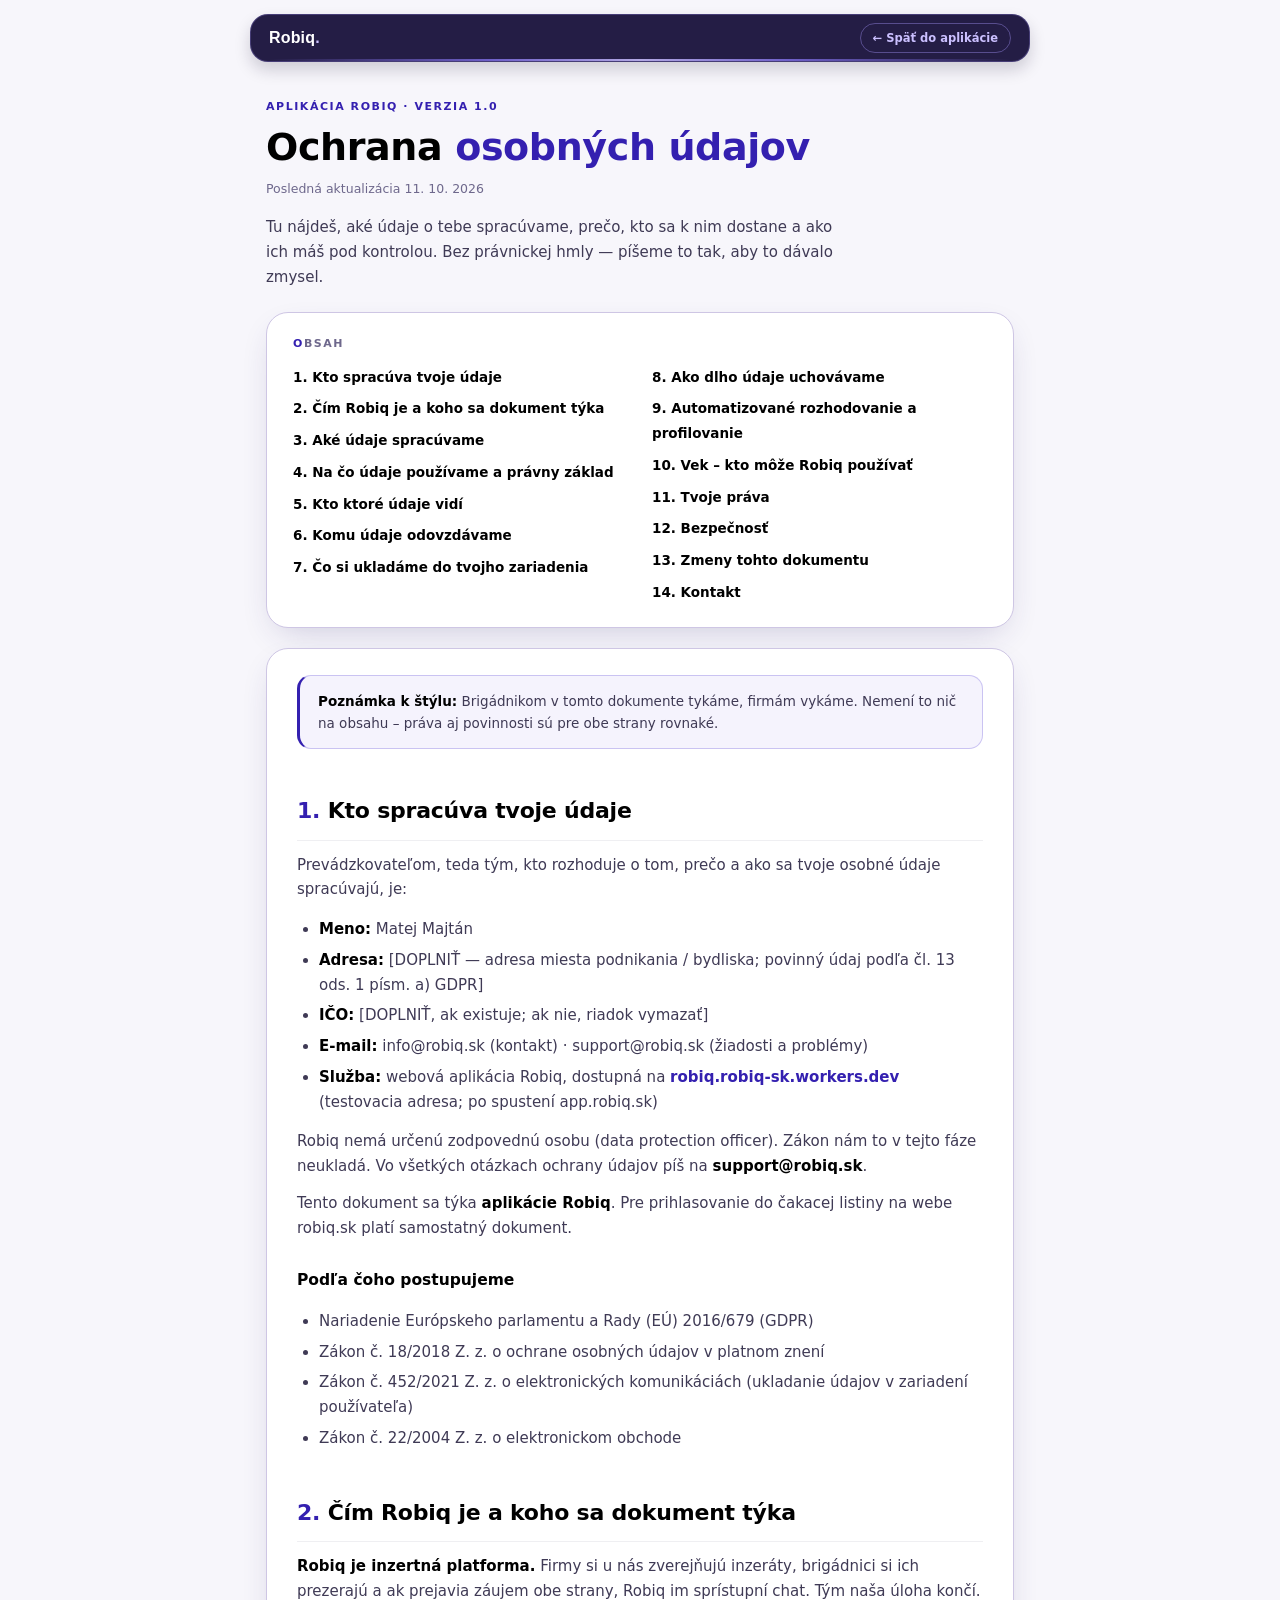
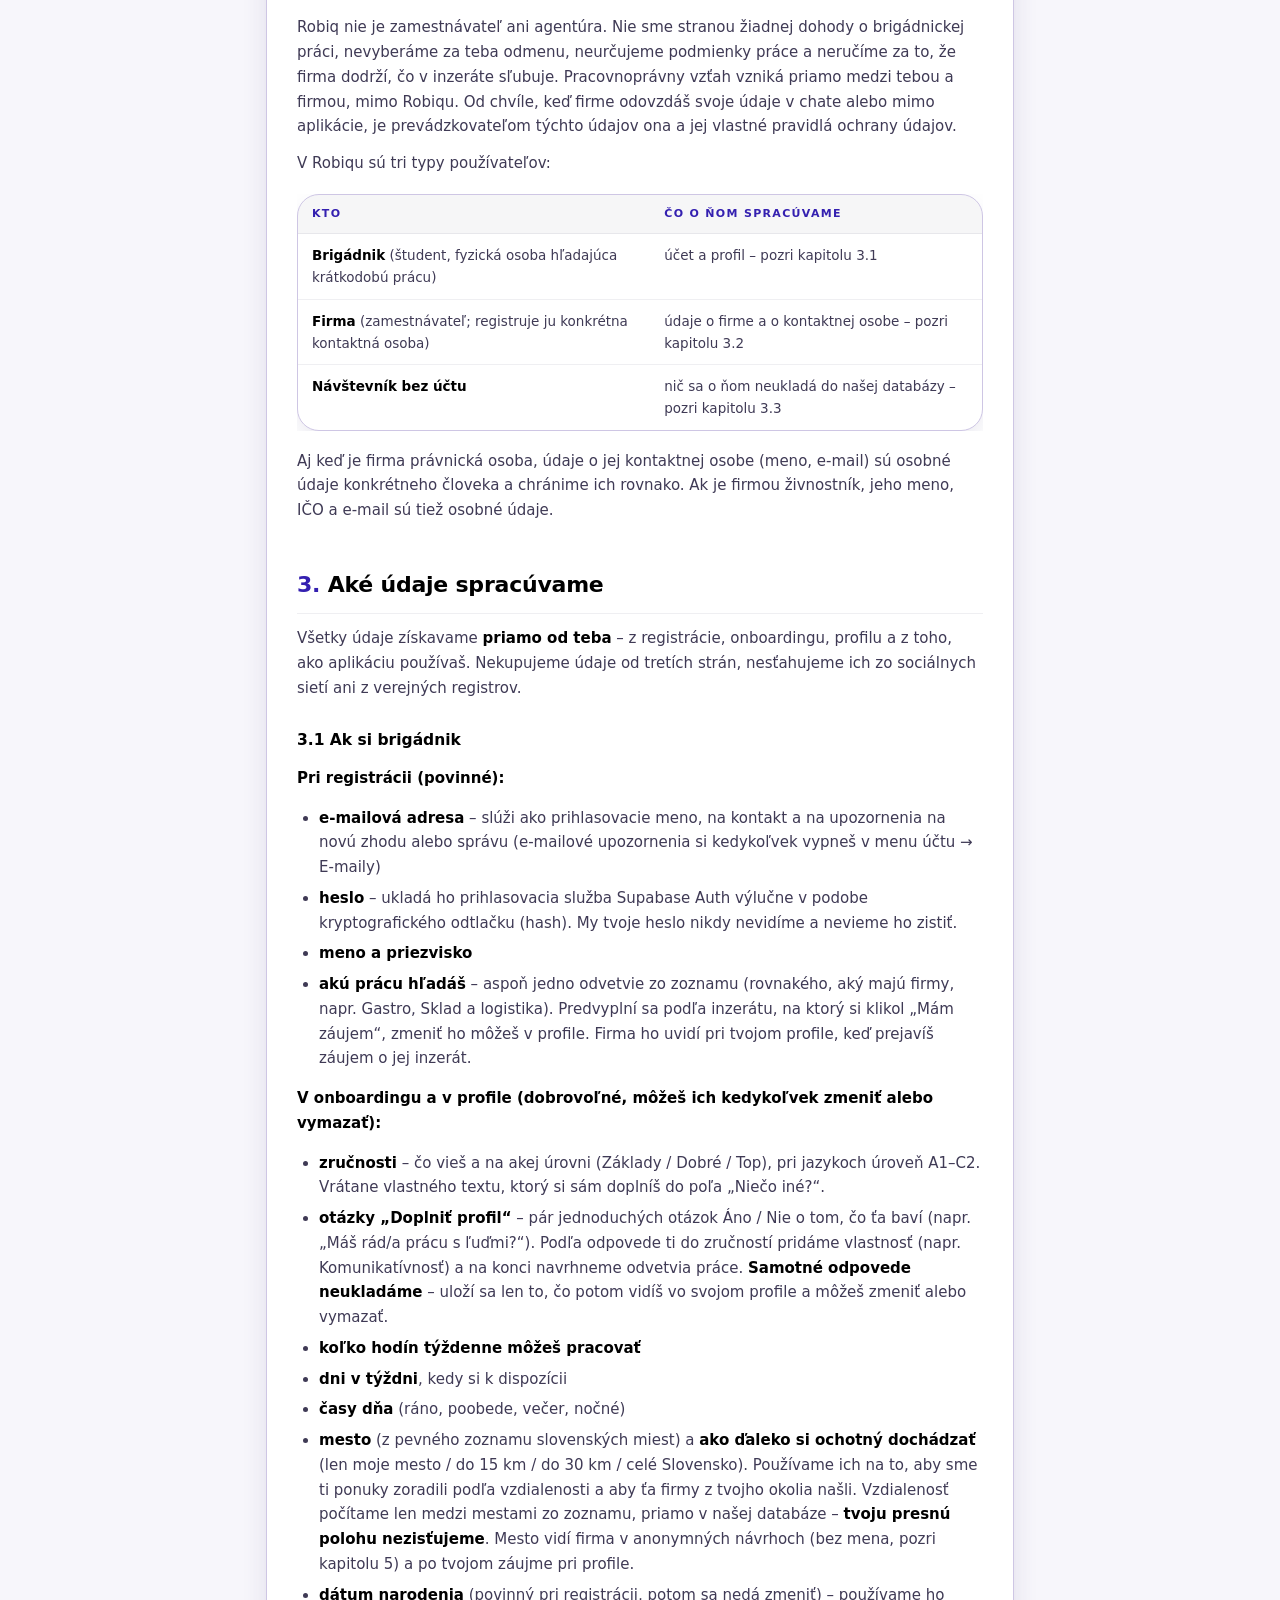
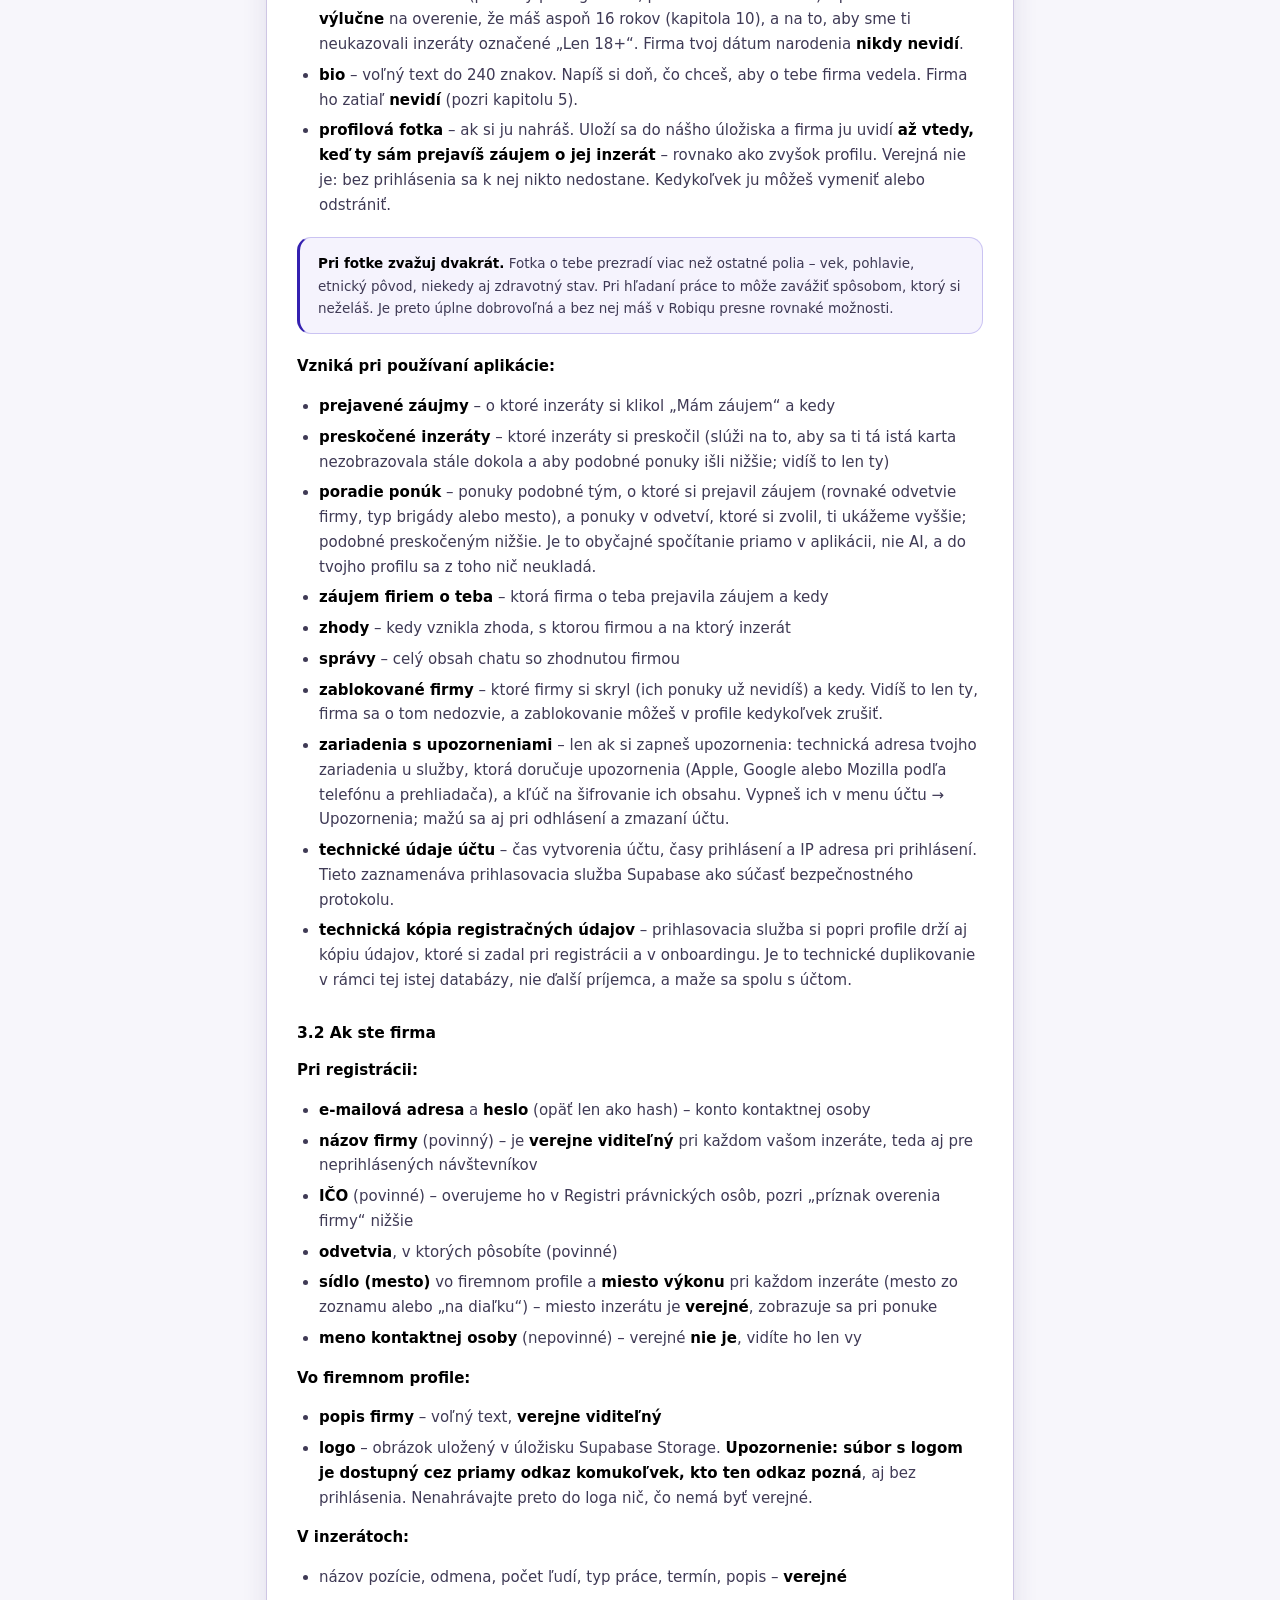
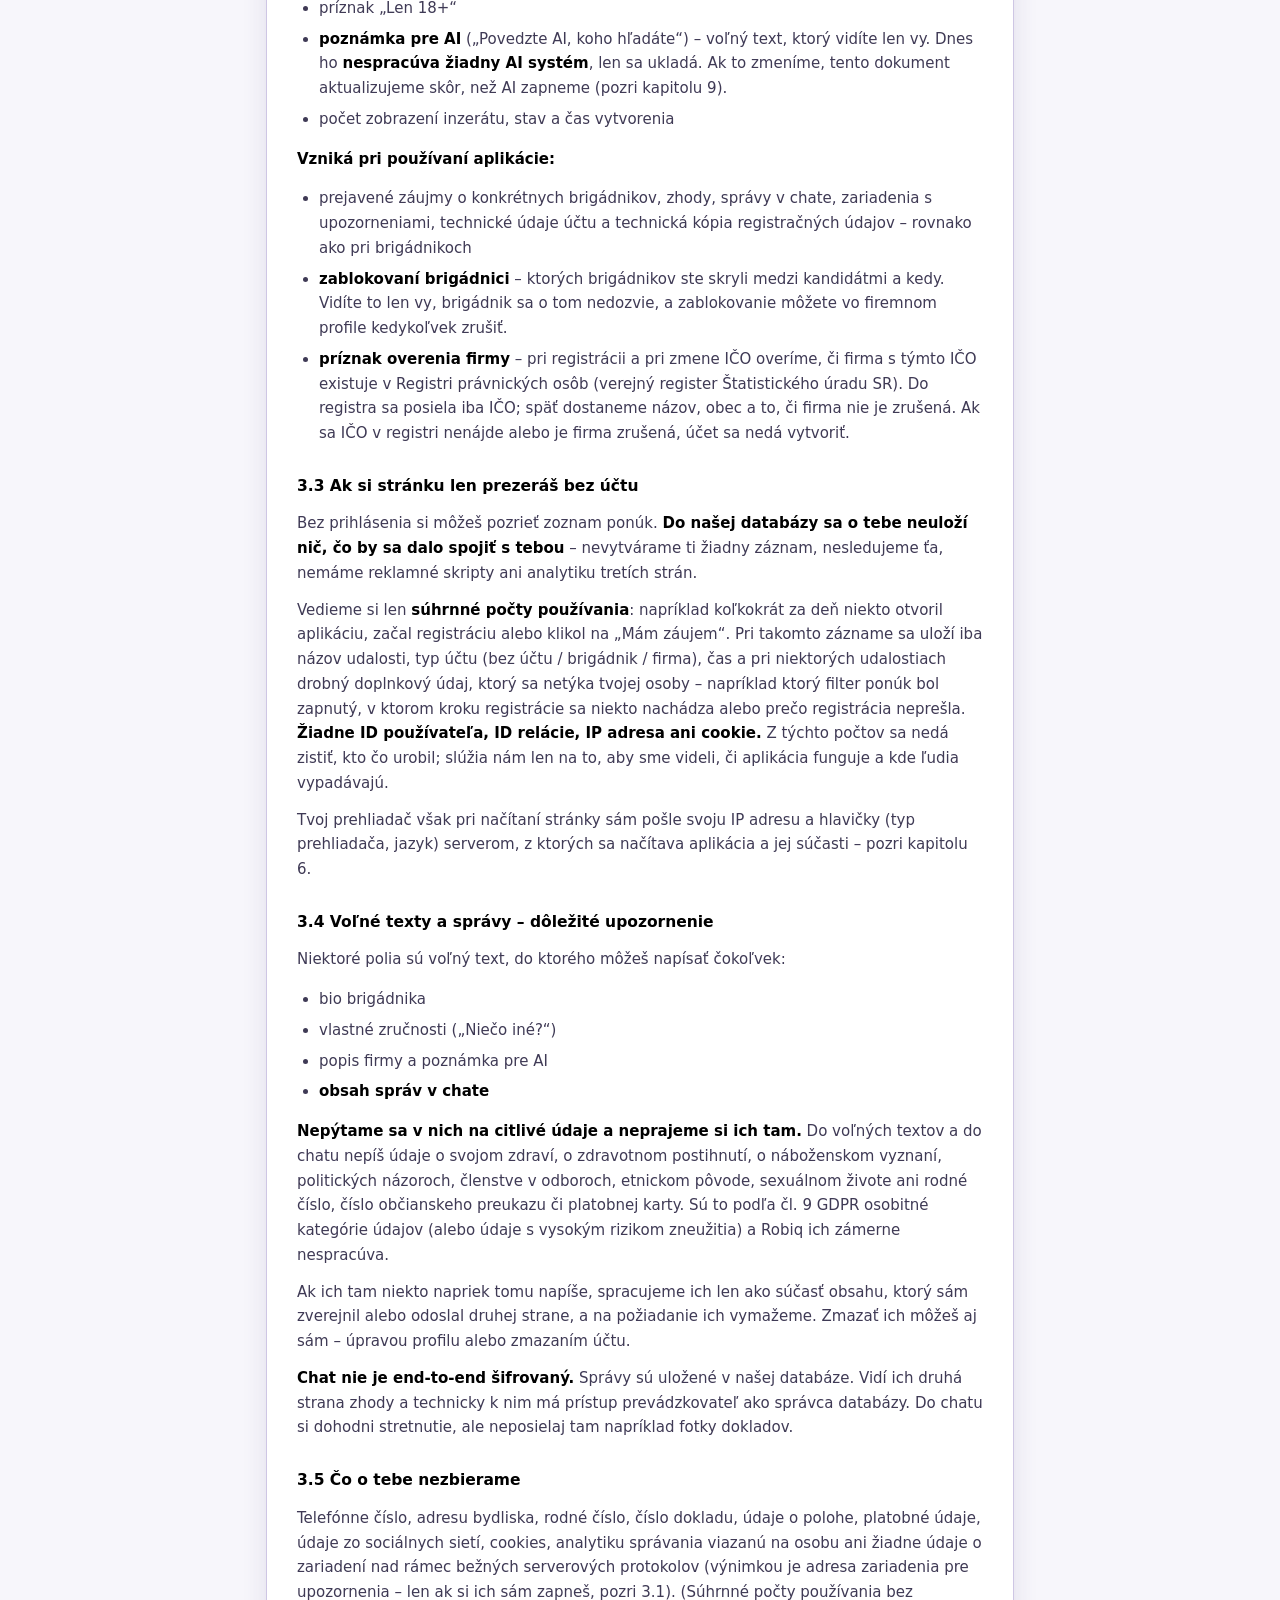
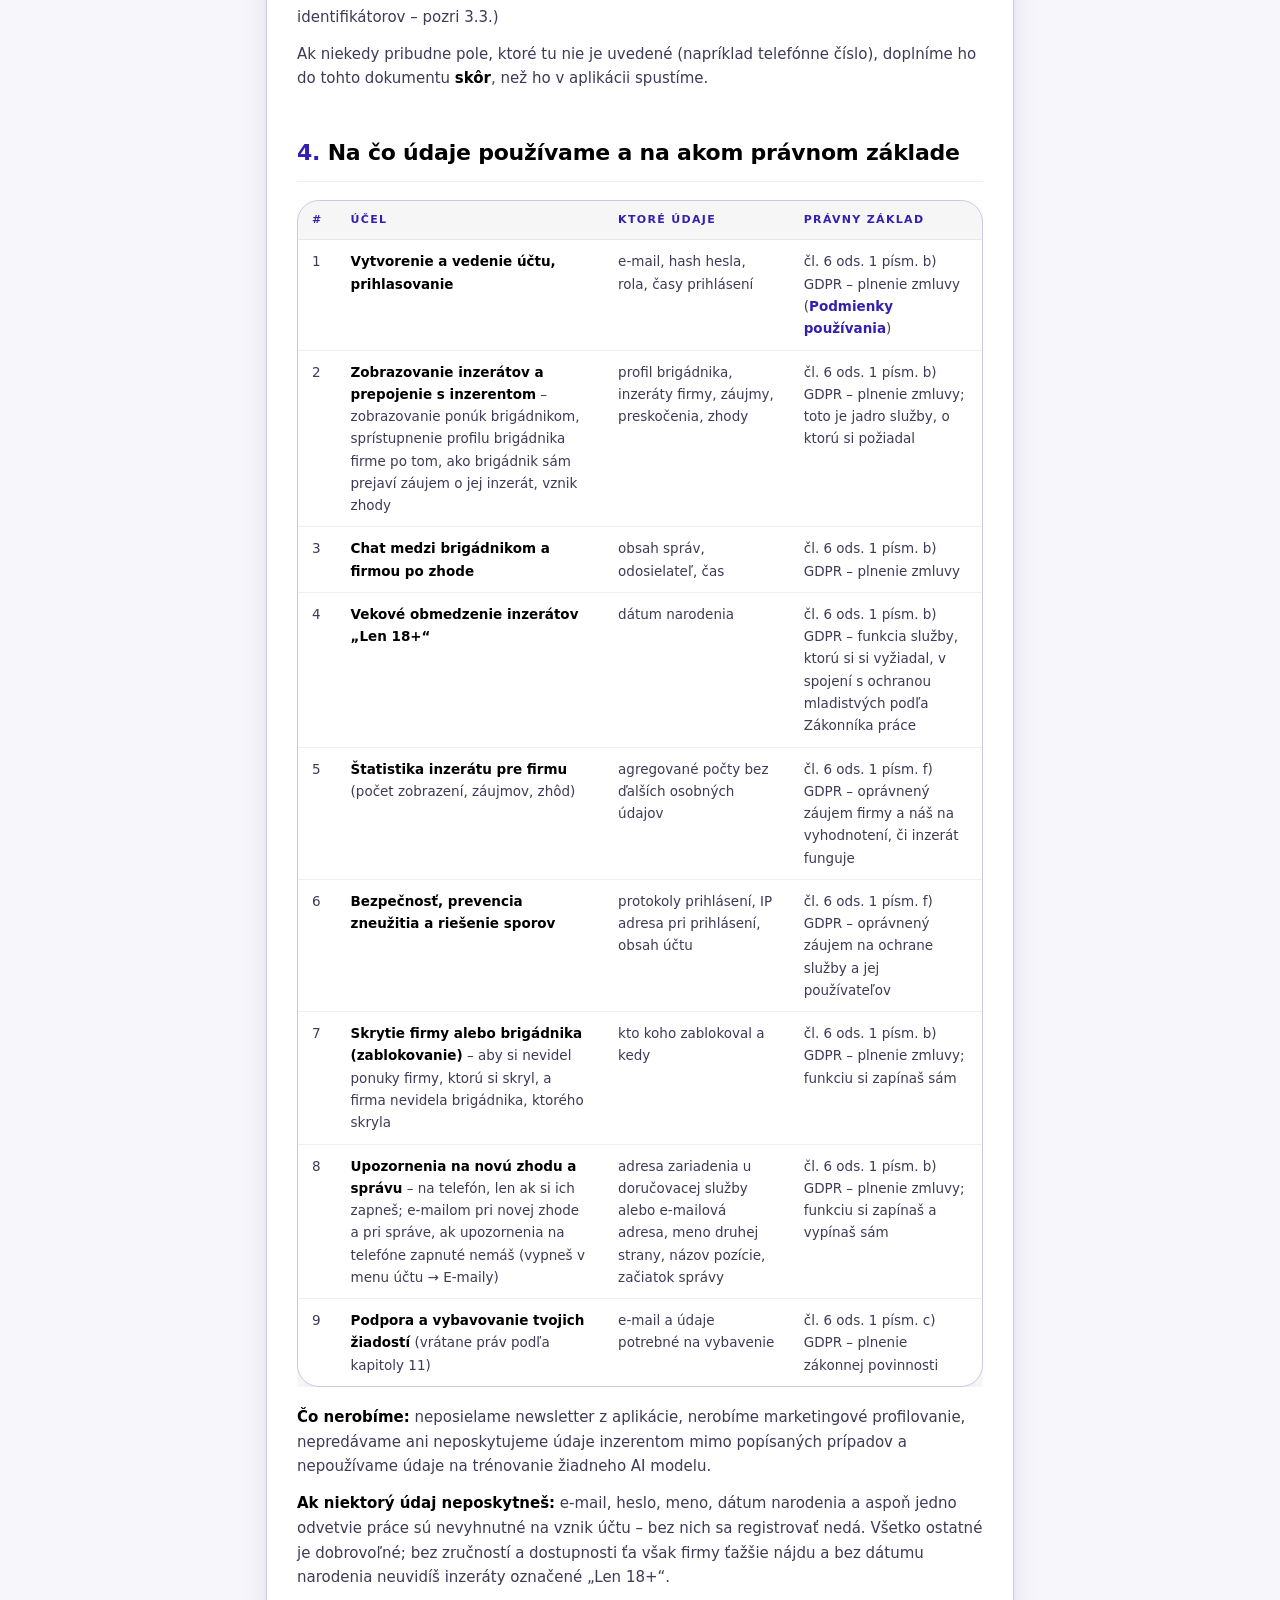
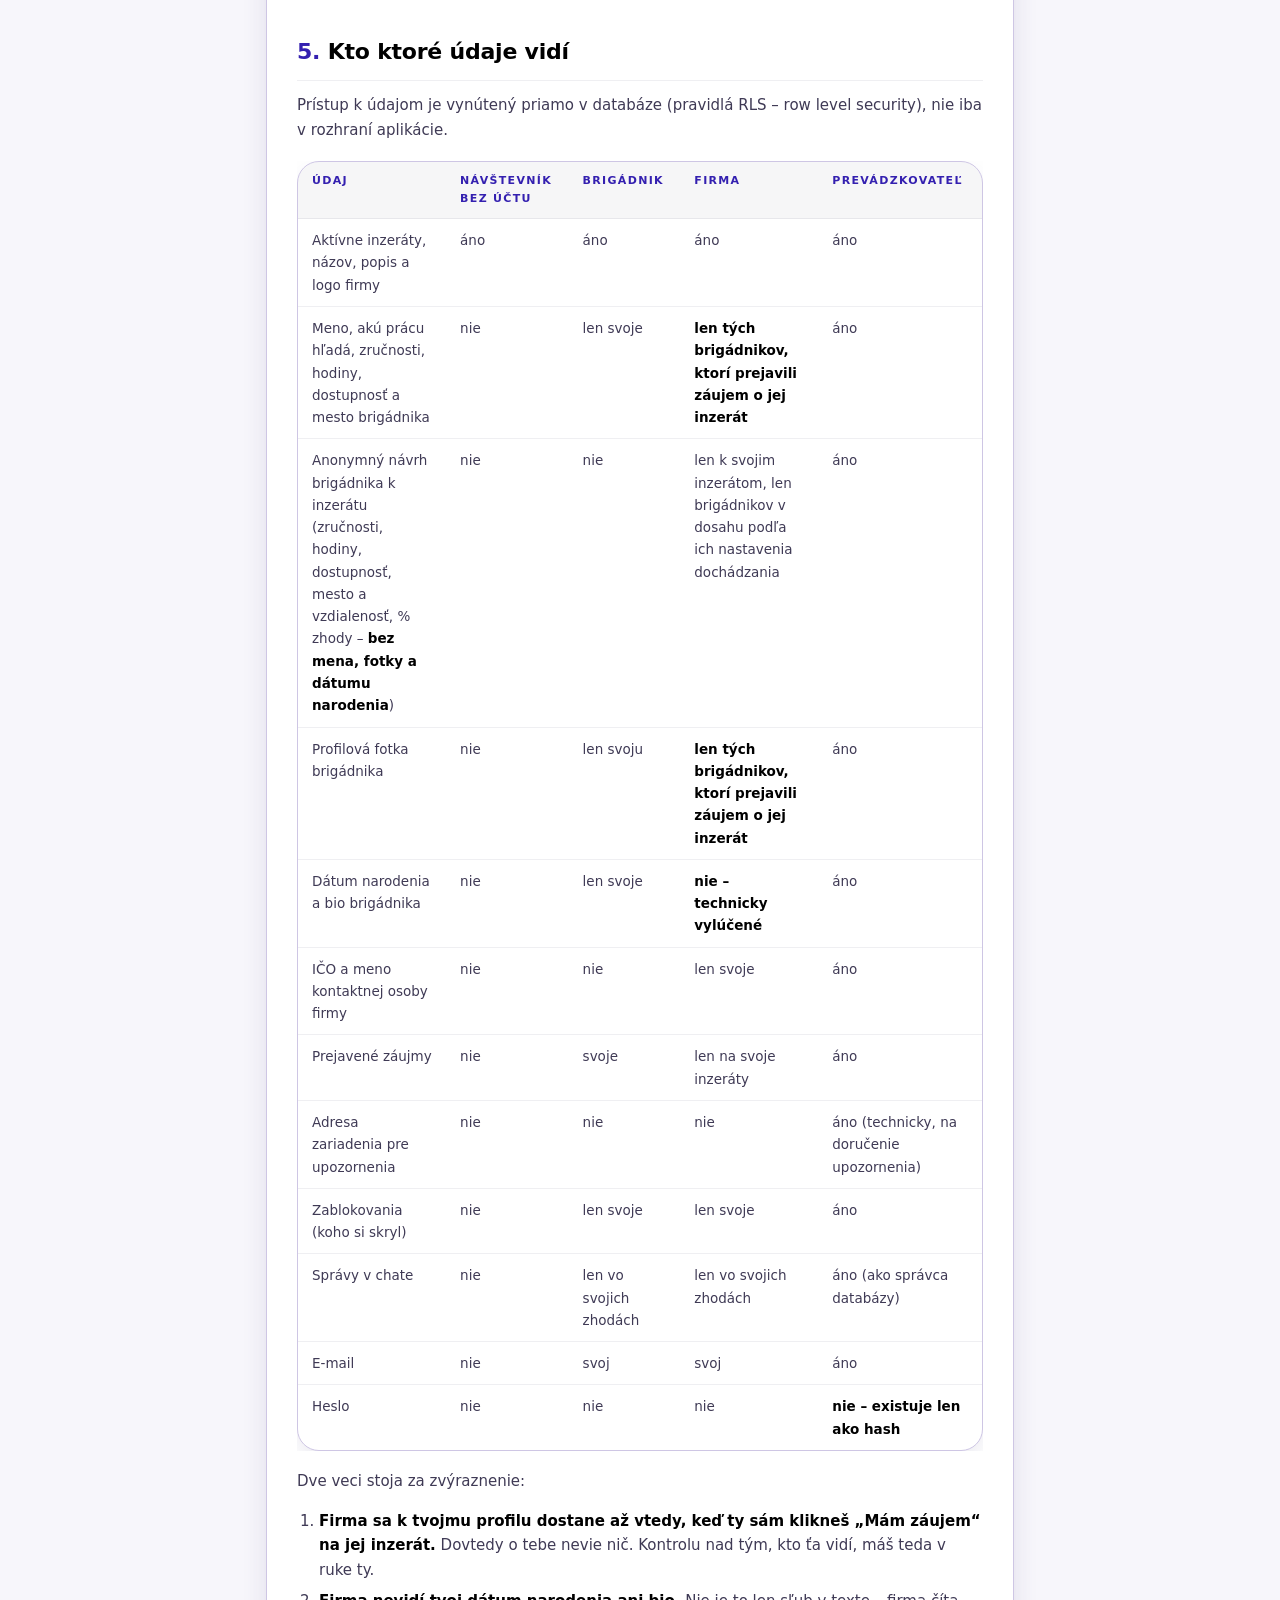
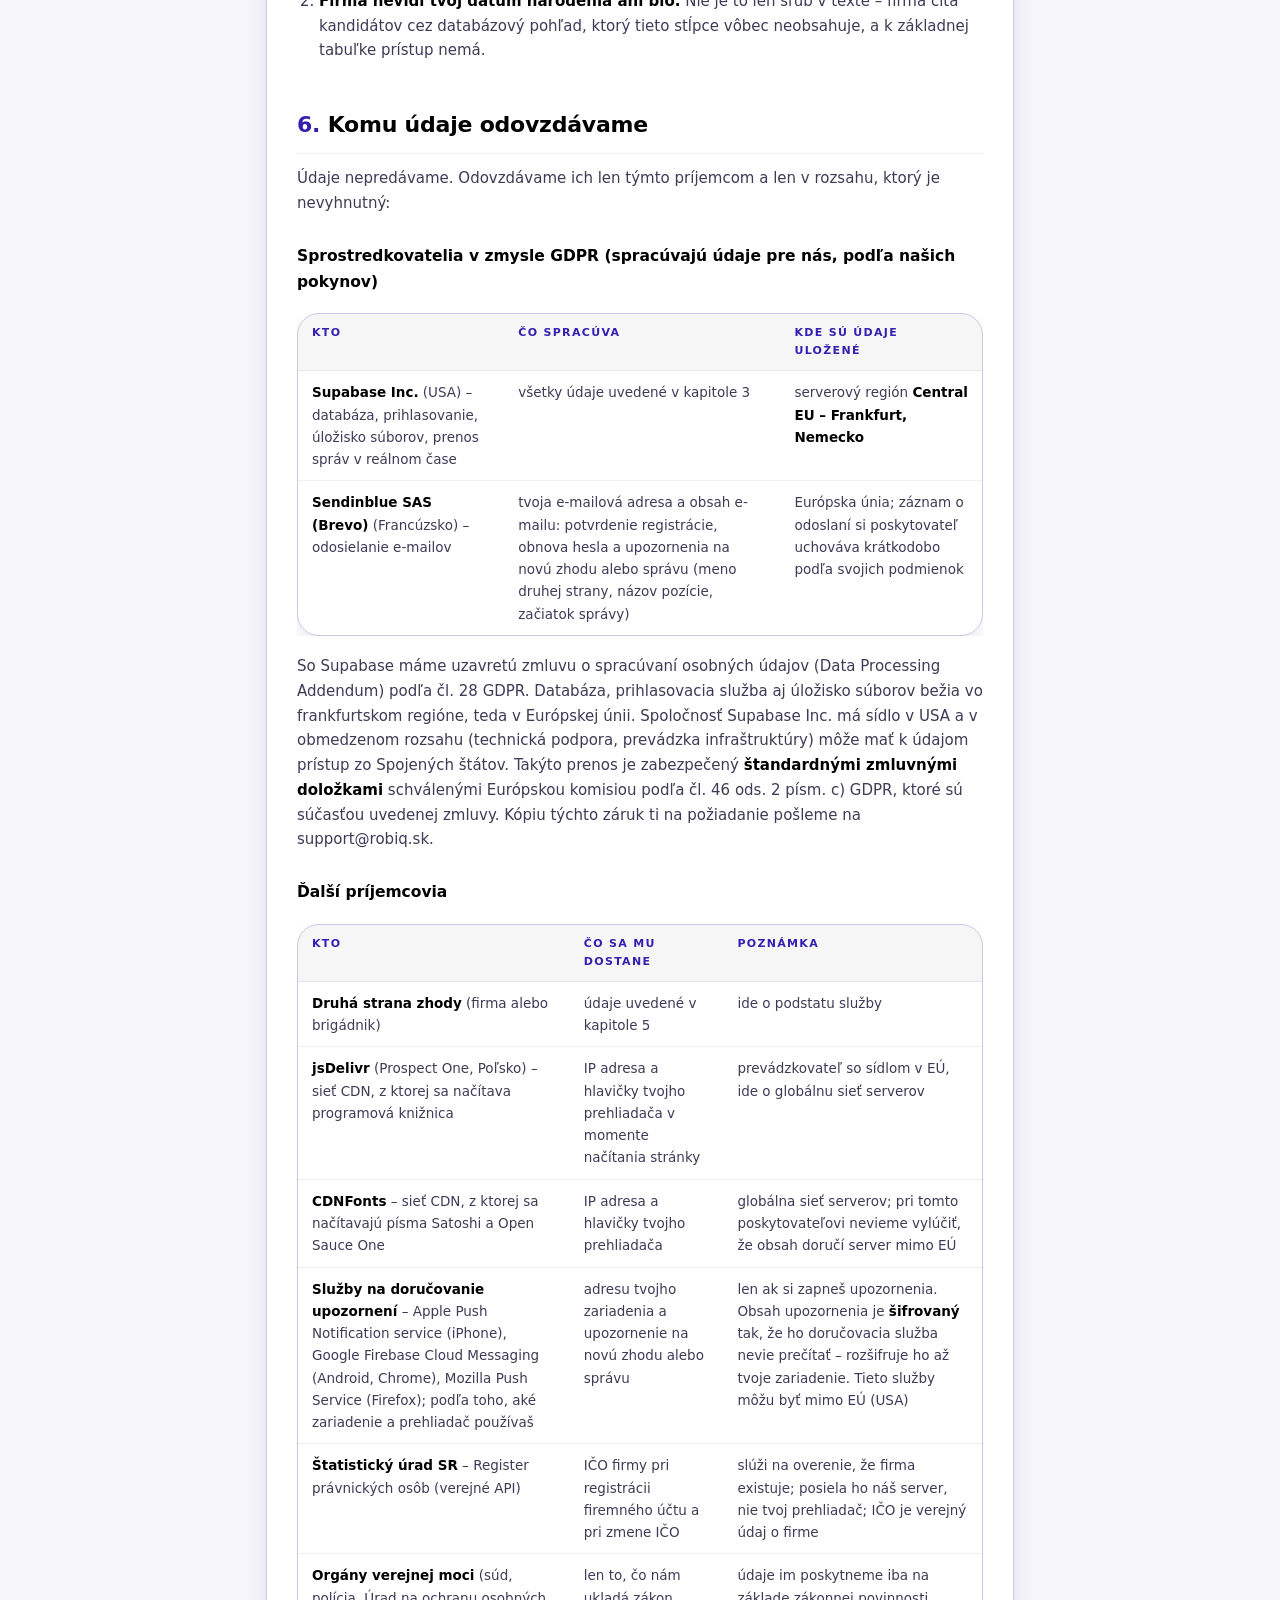
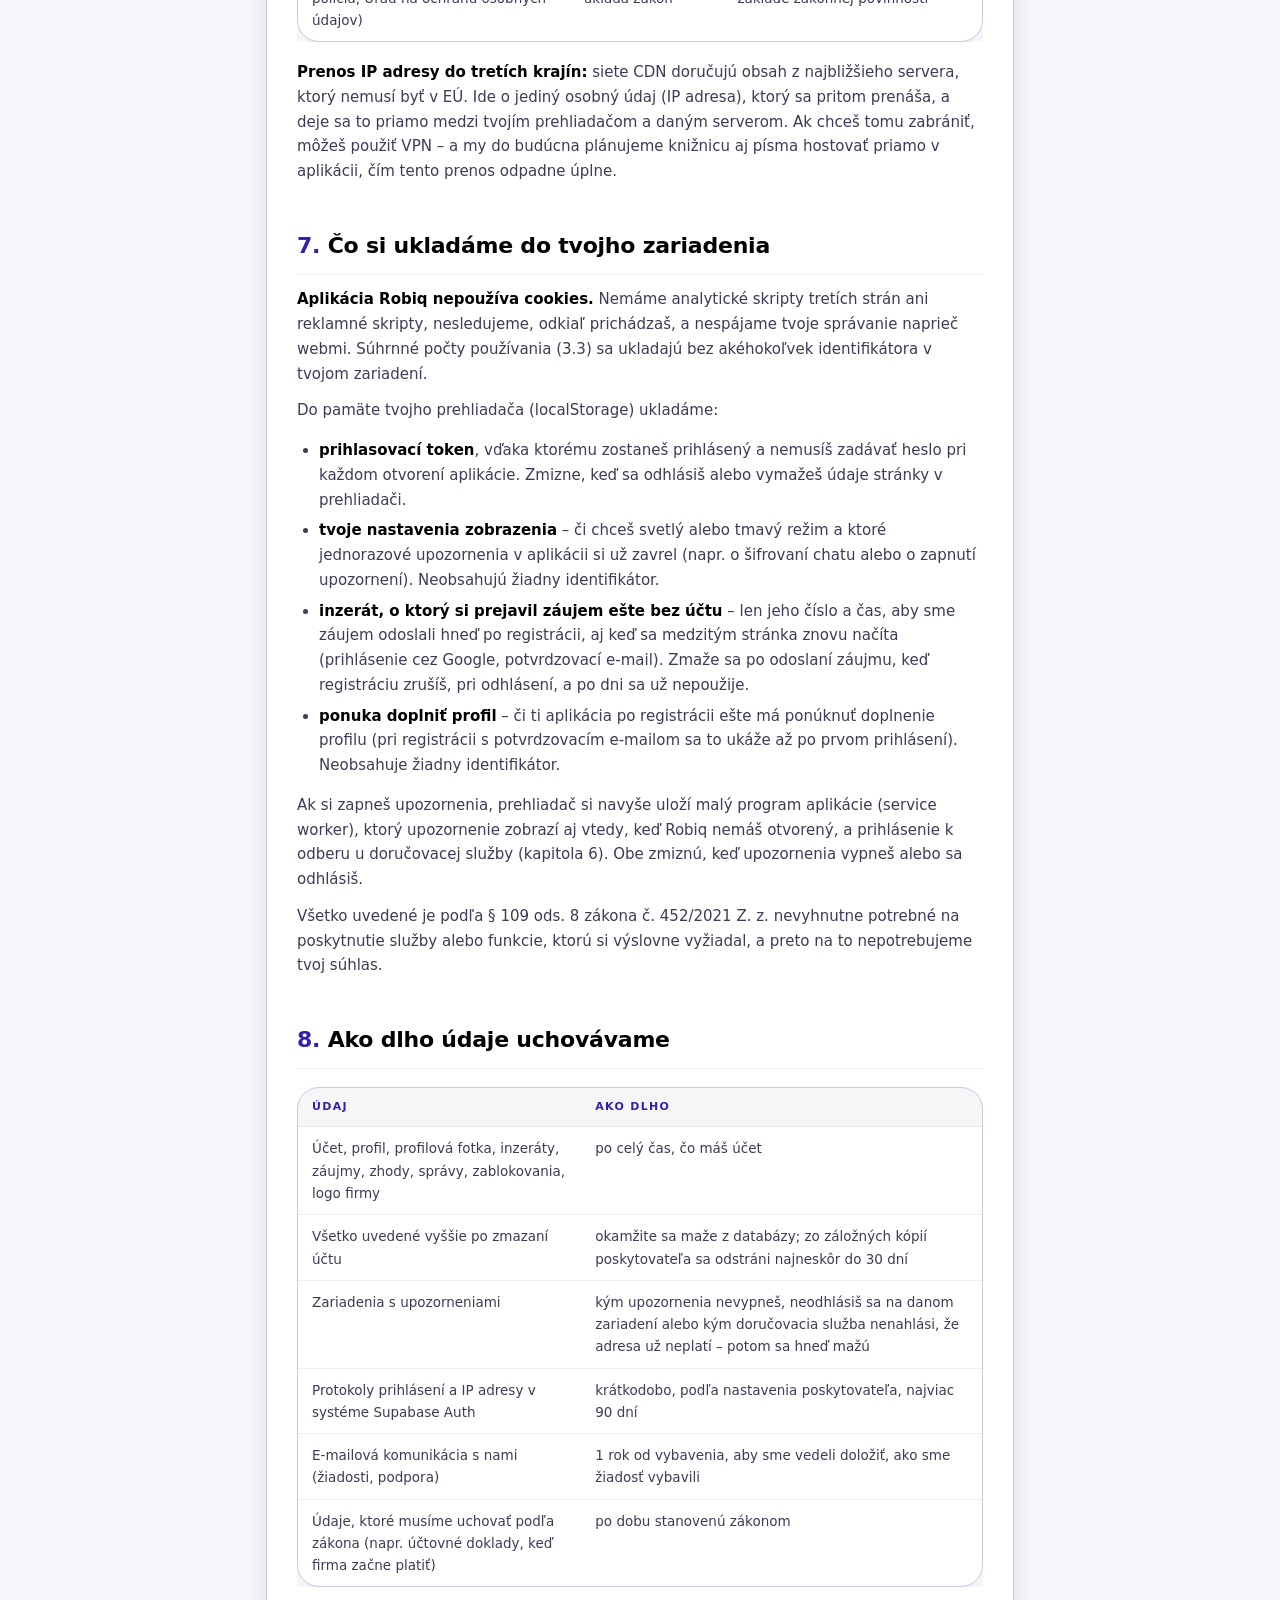
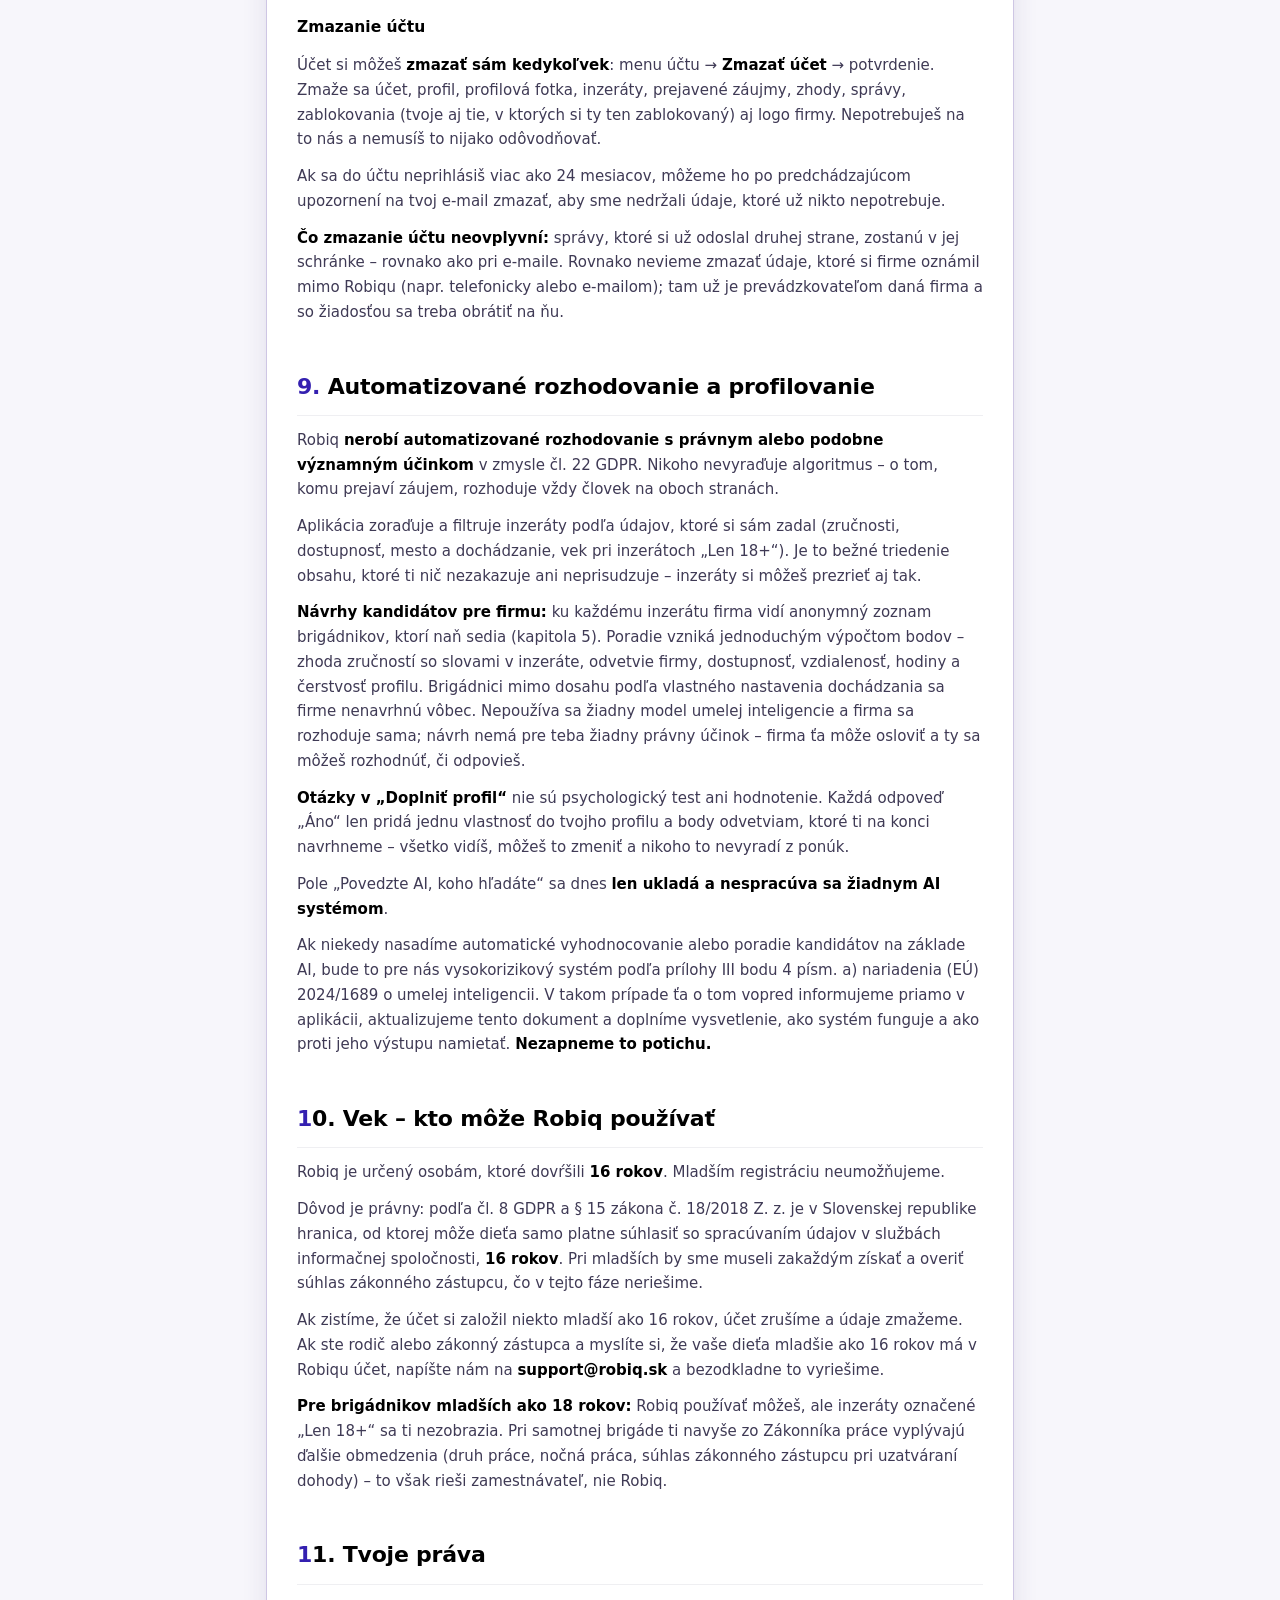
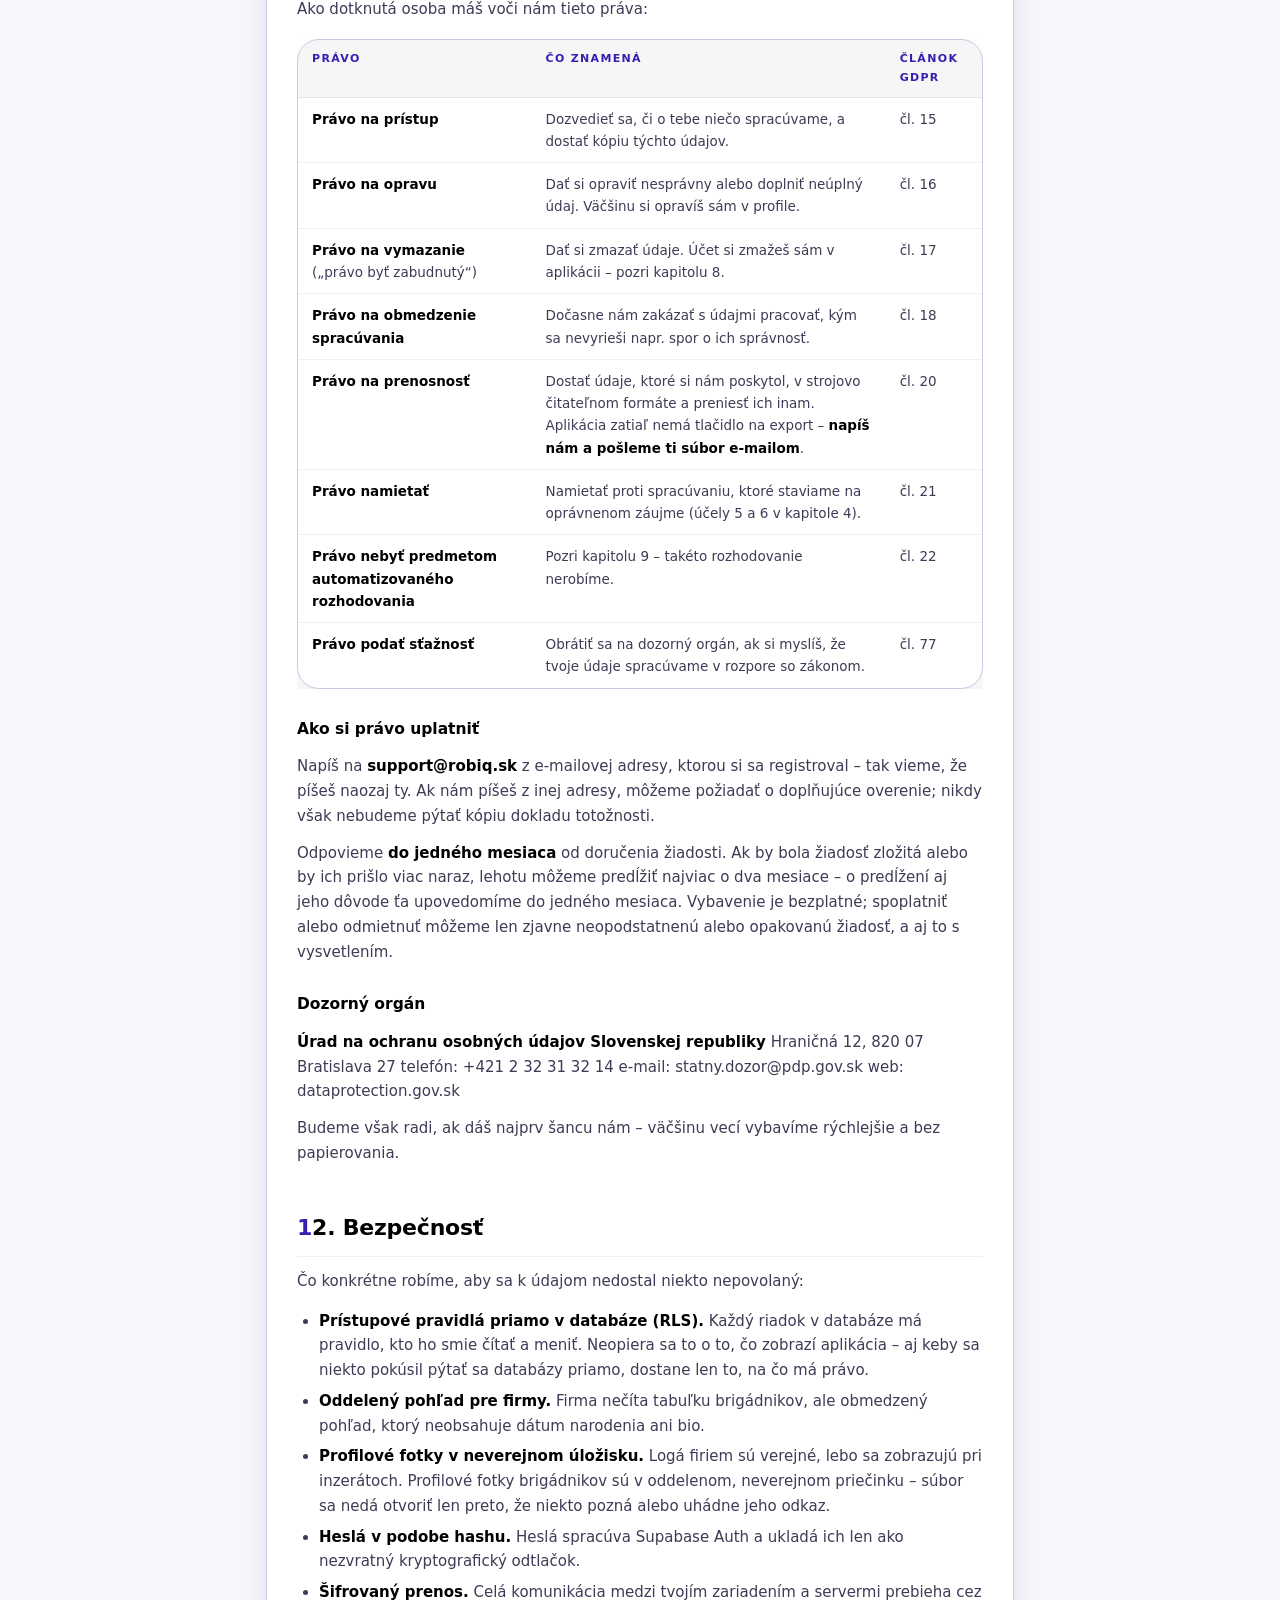
<file: robiq-app/ochrana-osobnych-udajov.html>
<!DOCTYPE html>
<html lang="sk">
<head>
<meta charset="utf-8">
<meta name="viewport" content="width=device-width, initial-scale=1, viewport-fit=cover">
<title>Ochrana osobných údajov — Robiq</title>
<meta name="description" content="Ako aplikácia Robiq spracúva osobné údaje brigádnikov a firiem. Aké údaje zbierame, na čo ich používame, komu ich odovzdávame a aké máš práva.">
<meta name="robots" content="index, follow">
<meta name="theme-color" content="#EEEBF7">
<link rel="icon" type="image/svg+xml" href="icons/favicon.svg?v=2">
<link rel="icon" type="image/png" sizes="64x64" href="icons/favicon.png?v=2">
<link rel="stylesheet" href="https://fonts.cdnfonts.com/css/open-sauce-one">
<link rel="stylesheet" href="https://fonts.cdnfonts.com/css/satoshi">
<style>
  /* Robiq design system (DESIGN.md): Satoshi, #F7F6FB background, white cards with #CEC6E4 border, violet #3420B0 accents. */
  * { box-sizing: border-box; }
  html { scroll-behavior: smooth; -webkit-text-size-adjust: 100%; background: #F7F6FB; }
  body {
    margin: 0; background: #F7F6FB; color: #000000;
    font-family: 'Satoshi', -apple-system, BlinkMacSystemFont, 'Segoe UI', system-ui, sans-serif;
    font-size: 15px; line-height: 1.65; font-weight: 500; -webkit-font-smoothing: antialiased;
  }
  ::selection { background: rgba(85,70,196,.45); }

  /* Top bar — same as the app's */
  .bar-wrap { padding: calc(14px + env(safe-area-inset-top, 0px)) 16px 0; }
  .bar {
    position: relative; max-width: 780px; margin: 0 auto; height: 48px;
    display: flex; align-items: center; justify-content: space-between; padding: 0 18px;
    background: #241D45; border: 1px solid rgba(159,143,242,.28); border-radius: 18px;
    box-shadow: 0 8px 16px rgba(23,18,46,.18);
  }
  .bar .glow { position: absolute; left: 18px; right: 18px; bottom: 0; height: 2px; border-radius: 99px; opacity: .85;
    background: linear-gradient(90deg, rgba(124,108,224,0), #7C6CE0 30%, #CBC0FF 50%, #7C6CE0 70%, rgba(124,108,224,0)); }
  .logo { font-family: 'Open Sauce One', sans-serif; font-size: 16px; font-weight: 700; letter-spacing: .01em; color: #FFFFFF; text-decoration: none; }
  .logo b { color: #CBC0FF; }
  .back { color: #CBC0FF; border: 1px solid rgba(159,143,242,.42); border-radius: 99px; padding: 5px 12px; font-size: 11.5px; font-weight: 700; text-decoration: none; transition: background .2s, color .2s; }
  .back:hover { background: rgba(159,143,242,.14); color: #FFFFFF; }

  .wrap { max-width: 780px; margin: 0 auto; padding: 36px 16px 80px; }

  /* Title block */
  header.top { margin-bottom: 22px; }
  .eyebrow { font-size: 11px; letter-spacing: .14em; text-transform: uppercase; color: #3420B0; font-weight: 700; margin: 0 0 10px; }
  h1 { font-size: clamp(28px, 6vw, 38px); font-weight: 700; letter-spacing: -.01em; line-height: 1.12; margin: 0 0 10px; }
  h1 b { color: #3420B0; font-weight: 700; }
  .meta { color: #6E688C; font-size: 12.5px; margin: 0; }
  .lede { color: #3F3A55; font-size: 15px; margin: 16px 0 0; max-width: 62ch; }

  /* Cards */
  .card, nav.toc, blockquote, .tablewrap table {
    background: #FFFFFF; border: 1px solid #CEC6E4; border-radius: 22px;
    box-shadow: 0 12px 34px -12px rgba(48,36,110,.24);
  }
  nav.toc { padding: 22px 26px; margin: 0 0 20px; }
  nav.toc h2 { font-size: 11px; letter-spacing: .14em; text-transform: uppercase; color: #6E688C; margin: 0 0 12px; font-weight: 700; border: 0; padding: 0; }
  nav.toc ol { margin: 0; padding: 0; list-style: none; columns: 2; column-gap: 24px; }
  nav.toc li { margin: 0 0 7px; break-inside: avoid; }
  nav.toc a { color: #000000; text-decoration: none; font-size: 13.5px; font-weight: 700; }
  nav.toc a:hover { color: #3420B0; }
  @media (max-width: 560px) { nav.toc ol { columns: 1; } }

  main.card { padding: 6px 30px 30px; }
  @media (max-width: 560px) { main.card { padding: 4px 20px 24px; } nav.toc { padding: 18px 20px; } }

  h2 { font-size: 22px; font-weight: 700; letter-spacing: -.01em; margin: 44px 0 8px; padding-bottom: 10px; border-bottom: 1px solid rgba(36,27,69,.07); scroll-margin-top: 90px; }
  h2::first-letter { color: #3420B0; }
  h3 { font-size: 15.5px; font-weight: 700; margin: 28px 0 6px; color: #000000; scroll-margin-top: 90px; }
  p { margin: 12px 0; color: #3F3A55; }
  li { color: #3F3A55; }
  strong { font-weight: 700; color: #000000; }
  a { color: #3420B0; font-weight: 700; text-decoration: none; }
  a:hover { color: #4733D7; }
  ul, ol { padding-left: 22px; }
  li { margin: 6px 0; }
  hr { display: none; }

  blockquote { margin: 20px 0; padding: 14px 18px; border-left: 3px solid #3420B0; border-radius: 14px; box-shadow: none; background: rgba(124,108,224,.08); border-color: rgba(124,108,224,.35); border-left-color: #3420B0; }
  blockquote p { margin: 0; font-size: 13.5px; color: #3F3A55; }

  .tablewrap { overflow-x: auto; margin: 18px 0; -webkit-overflow-scrolling: touch; }
  table { border-collapse: separate; border-spacing: 0; width: 100%; min-width: 520px; font-size: 13.5px; overflow: hidden; box-shadow: none; border-radius: 14px; }
  th, td { padding: 10px 14px; text-align: left; vertical-align: top; border-bottom: 1px solid rgba(36,27,69,.07); color: #3F3A55; }
  th { background: rgba(36,27,69,.04); font-weight: 700; color: #3420B0; font-size: 11px; letter-spacing: .12em; text-transform: uppercase; }
  tr:last-child td { border-bottom: 0; }
  td strong { color: #000000; }

  code { background: rgba(36,27,69,.06); padding: 2px 6px; border-radius: 6px; font-size: 12.5px; font-family: ui-monospace, Menlo, monospace; color: #3420B0; }

  footer.bot { max-width: 780px; margin: 40px auto 0; padding: 22px 16px 0; border-top: 1px solid rgba(36,27,69,.12); color: #6E688C; font-size: 12px; display: flex; gap: 16px; flex-wrap: wrap; justify-content: space-between; }
  footer.bot .brand { font-family: 'Open Sauce One', sans-serif; font-weight: 700; color: #17122E; }
  footer.bot .brand b { color: #4733D7; }

  @media print {
    body { background: #fff; }
    .bar-wrap, nav.toc, footer.bot { display: none; }
    .card, main.card { box-shadow: none; border: 0; padding: 0; }
    a { color: #000; }
  }
</style>
</head>
<body>
<div class="bar-wrap">
  <div class="bar"><span class="glow"></span>
    <a class="logo" href="./">Robiq<b>.</b></a>
    <a class="back" href="./">← Späť do aplikácie</a>
  </div>
</div>

<div class="wrap">
  <header class="top">
    <p class="eyebrow">Aplikácia Robiq · Verzia 1.0</p>
    <h1>Ochrana <b>osobných údajov</b></h1>
    <p class="meta">Posledná aktualizácia 11. 10. 2026</p>
    <p class="lede">Tu nájdeš, aké údaje o tebe spracúvame, prečo, kto sa k nim dostane a ako ich máš pod kontrolou. Bez právnickej hmly — píšeme to tak, aby to dávalo zmysel.</p>
  </header>

  <nav class="toc" aria-label="Obsah">
    <h2>Obsah</h2>
    <ol>
      <li><a href="#sek-1-kto-spracuva-tvoje-udaje">1. Kto spracúva tvoje údaje</a></li>
      <li><a href="#sek-2-cim-robiq-je-a-koho-sa-dokument-tyka">2. Čím Robiq je a koho sa dokument týka</a></li>
      <li><a href="#sek-3-ake-udaje-spracuvame">3. Aké údaje spracúvame</a></li>
      <li><a href="#sek-4-na-co-udaje-pouzivame-a-na-akom-pravnom-zaklade">4. Na čo údaje používame a právny základ</a></li>
      <li><a href="#sek-5-kto-ktore-udaje-vidi">5. Kto ktoré údaje vidí</a></li>
      <li><a href="#sek-6-komu-udaje-odovzdavame">6. Komu údaje odovzdávame</a></li>
      <li><a href="#sek-7-co-si-ukladame-do-tvojho-zariadenia">7. Čo si ukladáme do tvojho zariadenia</a></li>
      <li><a href="#sek-8-ako-dlho-udaje-uchovavame">8. Ako dlho údaje uchovávame</a></li>
      <li><a href="#sek-9-automatizovane-rozhodovanie-a-profilovanie">9. Automatizované rozhodovanie a profilovanie</a></li>
      <li><a href="#sek-10-vek-kto-moze-robiq-pouzivat">10. Vek – kto môže Robiq používať</a></li>
      <li><a href="#sek-11-tvoje-prava">11. Tvoje práva</a></li>
      <li><a href="#sek-12-bezpecnost">12. Bezpečnosť</a></li>
      <li><a href="#sek-13-zmeny-tohto-dokumentu">13. Zmeny tohto dokumentu</a></li>
      <li><a href="#sek-14-kontakt">14. Kontakt</a></li>
    </ol>
  </nav>

<main class="card">
<blockquote>
<p><strong>Poznámka k štýlu:</strong> Brigádnikom v tomto dokumente tykáme, firmám vykáme. Nemení to nič na obsahu – práva aj povinnosti sú pre obe strany rovnaké.</p>
</blockquote>
<hr />
<h2 id="sek-1-kto-spracuva-tvoje-udaje">1. Kto spracúva tvoje údaje</h2>
<p>Prevádzkovateľom, teda tým, kto rozhoduje o tom, prečo a ako sa tvoje osobné údaje spracúvajú, je:</p>
<ul>
<li><strong>Meno:</strong> Matej Majtán</li>
<li><strong>Adresa:</strong> [DOPLNIŤ — adresa miesta podnikania / bydliska; povinný údaj podľa čl. 13 ods. 1 písm. a) GDPR]</li>
<li><strong>IČO:</strong> [DOPLNIŤ, ak existuje; ak nie, riadok vymazať]</li>
<li><strong>E-mail:</strong> info@robiq.sk (kontakt) · support@robiq.sk (žiadosti a problémy)</li>
<li><strong>Služba:</strong> webová aplikácia Robiq, dostupná na <a href="https://robiq.robiq-sk.workers.dev">robiq.robiq-sk.workers.dev</a> (testovacia adresa; po spustení app.robiq.sk)</li>
</ul>
<p>Robiq nemá určenú zodpovednú osobu (data protection officer). Zákon nám to v tejto fáze neukladá. Vo všetkých otázkach ochrany údajov píš na <strong>support@robiq.sk</strong>.</p>
<p>Tento dokument sa týka <strong>aplikácie Robiq</strong>. Pre prihlasovanie do čakacej listiny na webe robiq.sk platí samostatný dokument.</p>
<h3 id="sek-podla-coho-postupujeme">Podľa čoho postupujeme</h3>
<ul>
<li>Nariadenie Európskeho parlamentu a Rady (EÚ) 2016/679 (GDPR)</li>
<li>Zákon č. 18/2018 Z. z. o ochrane osobných údajov v platnom znení</li>
<li>Zákon č. 452/2021 Z. z. o elektronických komunikáciách (ukladanie údajov v zariadení používateľa)</li>
<li>Zákon č. 22/2004 Z. z. o elektronickom obchode</li>
</ul>
<hr />
<h2 id="sek-2-cim-robiq-je-a-koho-sa-dokument-tyka">2. Čím Robiq je a koho sa dokument týka</h2>
<p><strong>Robiq je inzertná platforma.</strong> Firmy si u nás zverejňujú inzeráty, brigádnici si ich prezerajú a ak prejavia záujem obe strany, Robiq im sprístupní chat. Tým naša úloha končí.</p>
<p>Robiq nie je zamestnávateľ ani agentúra. Nie sme stranou žiadnej dohody o brigádnickej práci, nevyberáme za teba odmenu, neurčujeme podmienky práce a neručíme za to, že firma dodrží, čo v inzeráte sľubuje. Pracovnoprávny vzťah vzniká priamo medzi tebou a firmou, mimo Robiqu. Od chvíle, keď firme odovzdáš svoje údaje v chate alebo mimo aplikácie, je prevádzkovateľom týchto údajov ona a jej vlastné pravidlá ochrany údajov.</p>
<p>V Robiqu sú tri typy používateľov:</p>
<div class="tablewrap"><table>
<thead>
<tr>
<th>Kto</th>
<th>Čo o ňom spracúvame</th>
</tr>
</thead>
<tbody>
<tr>
<td><strong>Brigádnik</strong> (študent, fyzická osoba hľadajúca krátkodobú prácu)</td>
<td>účet a profil – pozri kapitolu 3.1</td>
</tr>
<tr>
<td><strong>Firma</strong> (zamestnávateľ; registruje ju konkrétna kontaktná osoba)</td>
<td>údaje o firme a o kontaktnej osobe – pozri kapitolu 3.2</td>
</tr>
<tr>
<td><strong>Návštevník bez účtu</strong></td>
<td>nič sa o ňom neukladá do našej databázy – pozri kapitolu 3.3</td>
</tr>
</tbody>
</table></div>
<p>Aj keď je firma právnická osoba, údaje o jej kontaktnej osobe (meno, e-mail) sú osobné údaje konkrétneho človeka a chránime ich rovnako. Ak je firmou živnostník, jeho meno, IČO a e-mail sú tiež osobné údaje.</p>
<hr />
<h2 id="sek-3-ake-udaje-spracuvame">3. Aké údaje spracúvame</h2>
<p>Všetky údaje získavame <strong>priamo od teba</strong> – z registrácie, onboardingu, profilu a z toho, ako aplikáciu používaš. Nekupujeme údaje od tretích strán, nesťahujeme ich zo sociálnych sietí ani z verejných registrov.</p>
<h3 id="sek-3-1-ak-si-brigadnik">3.1 Ak si brigádnik</h3>
<p><strong>Pri registrácii (povinné):</strong></p>
<ul>
<li><strong>e-mailová adresa</strong> – slúži ako prihlasovacie meno, na kontakt a na upozornenia na novú zhodu alebo správu (e-mailové upozornenia si kedykoľvek vypneš v menu účtu → E-maily)</li>
<li><strong>heslo</strong> – ukladá ho prihlasovacia služba Supabase Auth výlučne v podobe kryptografického odtlačku (hash). My tvoje heslo nikdy nevidíme a nevieme ho zistiť.</li>
<li><strong>meno a priezvisko</strong></li>
<li><strong>akú prácu hľadáš</strong> – aspoň jedno odvetvie zo zoznamu (rovnakého, aký majú firmy, napr. Gastro, Sklad a logistika). Predvyplní sa podľa inzerátu, na ktorý si klikol „Mám záujem“, zmeniť ho môžeš v profile. Firma ho uvidí pri tvojom profile, keď prejavíš záujem o jej inzerát.</li>
</ul>
<p><strong>V onboardingu a v profile (dobrovoľné, môžeš ich kedykoľvek zmeniť alebo vymazať):</strong></p>
<ul>
<li><strong>zručnosti</strong> – čo vieš a na akej úrovni (Základy / Dobré / Top), pri jazykoch úroveň A1–C2. Vrátane vlastného textu, ktorý si sám doplníš do poľa „Niečo iné?“.</li>
<li><strong>otázky „Doplniť profil“</strong> – pár jednoduchých otázok Áno / Nie o tom, čo ťa baví (napr. „Máš rád/a prácu s ľuďmi?“). Podľa odpovede ti do zručností pridáme vlastnosť (napr. Komunikatívnosť) a na konci navrhneme odvetvia práce. <strong>Samotné odpovede neukladáme</strong> – uloží sa len to, čo potom vidíš vo svojom profile a môžeš zmeniť alebo vymazať.</li>
<li><strong>koľko hodín týždenne môžeš pracovať</strong></li>
<li><strong>dni v týždni</strong>, kedy si k dispozícii</li>
<li><strong>časy dňa</strong> (ráno, poobede, večer, nočné)</li>
<li><strong>mesto</strong> (z pevného zoznamu slovenských miest) a <strong>ako ďaleko si ochotný dochádzať</strong> (len moje mesto / do 15 km / do 30 km / celé Slovensko). Používame ich na to, aby sme ti ponuky zoradili podľa vzdialenosti a aby ťa firmy z tvojho okolia našli. Vzdialenosť počítame len medzi mestami zo zoznamu, priamo v našej databáze – <strong>tvoju presnú polohu nezisťujeme</strong>. Mesto vidí firma v anonymných návrhoch (bez mena, pozri kapitolu 5) a po tvojom záujme pri profile.</li>
<li><strong>dátum narodenia</strong> (povinný pri registrácii, potom sa nedá zmeniť) – používame ho <strong>výlučne</strong> na overenie, že máš aspoň 16 rokov (kapitola 10), a na to, aby sme ti neukazovali inzeráty označené „Len 18+“. Firma tvoj dátum narodenia <strong>nikdy nevidí</strong>.</li>
<li><strong>bio</strong> – voľný text do 240 znakov. Napíš si doň, čo chceš, aby o tebe firma vedela. Firma ho zatiaľ <strong>nevidí</strong> (pozri kapitolu 5).</li>
<li><strong>profilová fotka</strong> – ak si ju nahráš. Uloží sa do nášho úložiska a firma ju uvidí <strong>až vtedy, keď ty sám prejavíš záujem o jej inzerát</strong> – rovnako ako zvyšok profilu. Verejná nie je: bez prihlásenia sa k nej nikto nedostane. Kedykoľvek ju môžeš vymeniť alebo odstrániť.</li>
</ul>
<blockquote>
<p><strong>Pri fotke zvažuj dvakrát.</strong> Fotka o tebe prezradí viac než ostatné polia – vek, pohlavie, etnický pôvod, niekedy aj zdravotný stav. Pri hľadaní práce to môže zavážiť spôsobom, ktorý si neželáš. Je preto úplne dobrovoľná a bez nej máš v Robiqu presne rovnaké možnosti.</p>
</blockquote>
<p><strong>Vzniká pri používaní aplikácie:</strong></p>
<ul>
<li><strong>prejavené záujmy</strong> – o ktoré inzeráty si klikol „Mám záujem“ a kedy</li>
<li><strong>preskočené inzeráty</strong> – ktoré inzeráty si preskočil (slúži na to, aby sa ti tá istá karta nezobrazovala stále dokola a aby podobné ponuky išli nižšie; vidíš to len ty)</li>
<li><strong>poradie ponúk</strong> – ponuky podobné tým, o ktoré si prejavil záujem (rovnaké odvetvie firmy, typ brigády alebo mesto), a ponuky v odvetví, ktoré si zvolil, ti ukážeme vyššie; podobné preskočeným nižšie. Je to obyčajné spočítanie priamo v aplikácii, nie AI, a do tvojho profilu sa z toho nič neukladá.</li>
<li><strong>záujem firiem o teba</strong> – ktorá firma o teba prejavila záujem a kedy</li>
<li><strong>zhody</strong> – kedy vznikla zhoda, s ktorou firmou a na ktorý inzerát</li>
<li><strong>správy</strong> – celý obsah chatu so zhodnutou firmou</li>
<li><strong>zablokované firmy</strong> – ktoré firmy si skryl (ich ponuky už nevidíš) a kedy. Vidíš to len ty, firma sa o tom nedozvie, a zablokovanie môžeš v profile kedykoľvek zrušiť.</li>
<li><strong>zariadenia s upozorneniami</strong> – len ak si zapneš upozornenia: technická adresa tvojho zariadenia u služby, ktorá doručuje upozornenia (Apple, Google alebo Mozilla podľa telefónu a prehliadača), a kľúč na šifrovanie ich obsahu. Vypneš ich v menu účtu → Upozornenia; mažú sa aj pri odhlásení a zmazaní účtu.</li>
<li><strong>technické údaje účtu</strong> – čas vytvorenia účtu, časy prihlásení a IP adresa pri prihlásení. Tieto zaznamenáva prihlasovacia služba Supabase ako súčasť bezpečnostného protokolu.</li>
<li><strong>technická kópia registračných údajov</strong> – prihlasovacia služba si popri profile drží aj kópiu údajov, ktoré si zadal pri registrácii a v onboardingu. Je to technické duplikovanie v rámci tej istej databázy, nie ďalší príjemca, a maže sa spolu s účtom.</li>
</ul>
<h3 id="sek-3-2-ak-ste-firma">3.2 Ak ste firma</h3>
<p><strong>Pri registrácii:</strong></p>
<ul>
<li><strong>e-mailová adresa</strong> a <strong>heslo</strong> (opäť len ako hash) – konto kontaktnej osoby</li>
<li><strong>názov firmy</strong> (povinný) – je <strong>verejne viditeľný</strong> pri každom vašom inzeráte, teda aj pre neprihlásených návštevníkov</li>
<li><strong>IČO</strong> (povinné) – overujeme ho v Registri právnických osôb, pozri „príznak overenia firmy“ nižšie</li>
<li><strong>odvetvia</strong>, v ktorých pôsobíte (povinné)</li>
<li><strong>sídlo (mesto)</strong> vo firemnom profile a <strong>miesto výkonu</strong> pri každom inzeráte (mesto zo zoznamu alebo „na diaľku“) – miesto inzerátu je <strong>verejné</strong>, zobrazuje sa pri ponuke</li>
<li><strong>meno kontaktnej osoby</strong> (nepovinné) – verejné <strong>nie je</strong>, vidíte ho len vy</li>
</ul>
<p><strong>Vo firemnom profile:</strong></p>
<ul>
<li><strong>popis firmy</strong> – voľný text, <strong>verejne viditeľný</strong></li>
<li><strong>logo</strong> – obrázok uložený v úložisku Supabase Storage. <strong>Upozornenie: súbor s logom je dostupný cez priamy odkaz komukoľvek, kto ten odkaz pozná</strong>, aj bez prihlásenia. Nenahrávajte preto do loga nič, čo nemá byť verejné.</li>
</ul>
<p><strong>V inzerátoch:</strong></p>
<ul>
<li>názov pozície, odmena, počet ľudí, typ práce, termín, popis – <strong>verejné</strong></li>
<li>príznak „Len 18+“</li>
<li><strong>poznámka pre AI</strong> („Povedzte AI, koho hľadáte“) – voľný text, ktorý vidíte len vy. Dnes ho <strong>nespracúva žiadny AI systém</strong>, len sa ukladá. Ak to zmeníme, tento dokument aktualizujeme skôr, než AI zapneme (pozri kapitolu 9).</li>
<li>počet zobrazení inzerátu, stav a čas vytvorenia</li>
</ul>
<p><strong>Vzniká pri používaní aplikácie:</strong></p>
<ul>
<li>prejavené záujmy o konkrétnych brigádnikov, zhody, správy v chate, zariadenia s upozorneniami, technické údaje účtu a technická kópia registračných údajov – rovnako ako pri brigádnikoch</li>
<li><strong>zablokovaní brigádnici</strong> – ktorých brigádnikov ste skryli medzi kandidátmi a kedy. Vidíte to len vy, brigádnik sa o tom nedozvie, a zablokovanie môžete vo firemnom profile kedykoľvek zrušiť.</li>
<li><strong>príznak overenia firmy</strong> – pri registrácii a pri zmene IČO overíme, či firma s týmto IČO existuje v Registri právnických osôb (verejný register Štatistického úradu SR). Do registra sa posiela iba IČO; späť dostaneme názov, obec a to, či firma nie je zrušená. Ak sa IČO v registri nenájde alebo je firma zrušená, účet sa nedá vytvoriť.</li>
</ul>
<h3 id="sek-3-3-ak-si-stranku-len-prezeras-bez-uctu">3.3 Ak si stránku len prezeráš bez účtu</h3>
<p>Bez prihlásenia si môžeš pozrieť zoznam ponúk. <strong>Do našej databázy sa o tebe neuloží nič, čo by sa dalo spojiť s tebou</strong> – nevytvárame ti žiadny záznam, nesledujeme ťa, nemáme reklamné skripty ani analytiku tretích strán.</p>
<p>Vedieme si len <strong>súhrnné počty používania</strong>: napríklad koľkokrát za deň niekto otvoril aplikáciu, začal registráciu alebo klikol na „Mám záujem“. Pri takomto zázname sa uloží iba názov udalosti, typ účtu (bez účtu / brigádnik / firma), čas a pri niektorých udalostiach drobný doplnkový údaj, ktorý sa netýka tvojej osoby – napríklad ktorý filter ponúk bol zapnutý, v ktorom kroku registrácie sa niekto nachádza alebo prečo registrácia neprešla. <strong>Žiadne ID používateľa, ID relácie, IP adresa ani cookie.</strong> Z týchto počtov sa nedá zistiť, kto čo urobil; slúžia nám len na to, aby sme videli, či aplikácia funguje a kde ľudia vypadávajú.</p>
<p>Tvoj prehliadač však pri načítaní stránky sám pošle svoju IP adresu a hlavičky (typ prehliadača, jazyk) serverom, z ktorých sa načítava aplikácia a jej súčasti – pozri kapitolu 6.</p>
<h3 id="sek-3-4-volne-texty-a-spravy-dolezite-upozornenie">3.4 Voľné texty a správy – dôležité upozornenie</h3>
<p>Niektoré polia sú voľný text, do ktorého môžeš napísať čokoľvek:</p>
<ul>
<li>bio brigádnika</li>
<li>vlastné zručnosti („Niečo iné?“)</li>
<li>popis firmy a poznámka pre AI</li>
<li><strong>obsah správ v chate</strong></li>
</ul>
<p><strong>Nepýtame sa v nich na citlivé údaje a neprajeme si ich tam.</strong> Do voľných textov a do chatu nepíš údaje o svojom zdraví, o zdravotnom postihnutí, o náboženskom vyznaní, politických názoroch, členstve v odboroch, etnickom pôvode, sexuálnom živote ani rodné číslo, číslo občianskeho preukazu či platobnej karty. Sú to podľa čl. 9 GDPR osobitné kategórie údajov (alebo údaje s vysokým rizikom zneužitia) a Robiq ich zámerne nespracúva.</p>
<p>Ak ich tam niekto napriek tomu napíše, spracujeme ich len ako súčasť obsahu, ktorý sám zverejnil alebo odoslal druhej strane, a na požiadanie ich vymažeme. Zmazať ich môžeš aj sám – úpravou profilu alebo zmazaním účtu.</p>
<p><strong>Chat nie je end-to-end šifrovaný.</strong> Správy sú uložené v našej databáze. Vidí ich druhá strana zhody a technicky k nim má prístup prevádzkovateľ ako správca databázy. Do chatu si dohodni stretnutie, ale neposielaj tam napríklad fotky dokladov.</p>
<h3 id="sek-3-5-co-o-tebe-nezbierame">3.5 Čo o tebe nezbierame</h3>
<p>Telefónne číslo, adresu bydliska, rodné číslo, číslo dokladu, údaje o polohe, platobné údaje, údaje zo sociálnych sietí, cookies, analytiku správania viazanú na osobu ani žiadne údaje o zariadení nad rámec bežných serverových protokolov (výnimkou je adresa zariadenia pre upozornenia – len ak si ich sám zapneš, pozri 3.1). (Súhrnné počty používania bez identifikátorov – pozri 3.3.)</p>
<p>Ak niekedy pribudne pole, ktoré tu nie je uvedené (napríklad telefónne číslo), doplníme ho do tohto dokumentu <strong>skôr</strong>, než ho v aplikácii spustíme.</p>
<hr />
<h2 id="sek-4-na-co-udaje-pouzivame-a-na-akom-pravnom-zaklade">4. Na čo údaje používame a na akom právnom základe</h2>
<div class="tablewrap"><table>
<thead>
<tr>
<th>#</th>
<th>Účel</th>
<th>Ktoré údaje</th>
<th>Právny základ</th>
</tr>
</thead>
<tbody>
<tr>
<td>1</td>
<td><strong>Vytvorenie a vedenie účtu, prihlasovanie</strong></td>
<td>e-mail, hash hesla, rola, časy prihlásení</td>
<td>čl. 6 ods. 1 písm. b) GDPR – plnenie zmluvy (<a href="podmienky.html">Podmienky používania</a>)</td>
</tr>
<tr>
<td>2</td>
<td><strong>Zobrazovanie inzerátov a prepojenie s inzerentom</strong> – zobrazovanie ponúk brigádnikom, sprístupnenie profilu brigádnika firme po tom, ako brigádnik sám prejaví záujem o jej inzerát, vznik zhody</td>
<td>profil brigádnika, inzeráty firmy, záujmy, preskočenia, zhody</td>
<td>čl. 6 ods. 1 písm. b) GDPR – plnenie zmluvy; toto je jadro služby, o ktorú si požiadal</td>
</tr>
<tr>
<td>3</td>
<td><strong>Chat medzi brigádnikom a firmou po zhode</strong></td>
<td>obsah správ, odosielateľ, čas</td>
<td>čl. 6 ods. 1 písm. b) GDPR – plnenie zmluvy</td>
</tr>
<tr>
<td>4</td>
<td><strong>Vekové obmedzenie inzerátov „Len 18+“</strong></td>
<td>dátum narodenia</td>
<td>čl. 6 ods. 1 písm. b) GDPR – funkcia služby, ktorú si si vyžiadal, v spojení s ochranou mladistvých podľa Zákonníka práce</td>
</tr>
<tr>
<td>5</td>
<td><strong>Štatistika inzerátu pre firmu</strong> (počet zobrazení, záujmov, zhôd)</td>
<td>agregované počty bez ďalších osobných údajov</td>
<td>čl. 6 ods. 1 písm. f) GDPR – oprávnený záujem firmy a náš na vyhodnotení, či inzerát funguje</td>
</tr>
<tr>
<td>6</td>
<td><strong>Bezpečnosť, prevencia zneužitia a riešenie sporov</strong></td>
<td>protokoly prihlásení, IP adresa pri prihlásení, obsah účtu</td>
<td>čl. 6 ods. 1 písm. f) GDPR – oprávnený záujem na ochrane služby a jej používateľov</td>
</tr>
<tr>
<td>7</td>
<td><strong>Skrytie firmy alebo brigádnika (zablokovanie)</strong> – aby si nevidel ponuky firmy, ktorú si skryl, a firma nevidela brigádnika, ktorého skryla</td>
<td>kto koho zablokoval a kedy</td>
<td>čl. 6 ods. 1 písm. b) GDPR – plnenie zmluvy; funkciu si zapínaš sám</td>
</tr>
<tr>
<td>8</td>
<td><strong>Upozornenia na novú zhodu a správu</strong> – na telefón, len ak si ich zapneš; e-mailom pri novej zhode a pri správe, ak upozornenia na telefóne zapnuté nemáš (vypneš v menu účtu → E-maily)</td>
<td>adresa zariadenia u doručovacej služby alebo e-mailová adresa, meno druhej strany, názov pozície, začiatok správy</td>
<td>čl. 6 ods. 1 písm. b) GDPR – plnenie zmluvy; funkciu si zapínaš a vypínaš sám</td>
</tr>
<tr>
<td>9</td>
<td><strong>Podpora a vybavovanie tvojich žiadostí</strong> (vrátane práv podľa kapitoly 11)</td>
<td>e-mail a údaje potrebné na vybavenie</td>
<td>čl. 6 ods. 1 písm. c) GDPR – plnenie zákonnej povinnosti</td>
</tr>
</tbody>
</table></div>
<p><strong>Čo nerobíme:</strong> neposielame newsletter z aplikácie, nerobíme marketingové profilovanie, nepredávame ani neposkytujeme údaje inzerentom mimo popísaných prípadov a nepoužívame údaje na trénovanie žiadneho AI modelu.</p>
<p><strong>Ak niektorý údaj neposkytneš:</strong> e-mail, heslo, meno, dátum narodenia a aspoň jedno odvetvie práce sú nevyhnutné na vznik účtu – bez nich sa registrovať nedá. Všetko ostatné je dobrovoľné; bez zručností a dostupnosti ťa však firmy ťažšie nájdu a bez dátumu narodenia neuvidíš inzeráty označené „Len 18+“.</p>
<hr />
<h2 id="sek-5-kto-ktore-udaje-vidi">5. Kto ktoré údaje vidí</h2>
<p>Prístup k údajom je vynútený priamo v databáze (pravidlá RLS – row level security), nie iba v rozhraní aplikácie.</p>
<div class="tablewrap"><table>
<thead>
<tr>
<th>Údaj</th>
<th>Návštevník bez účtu</th>
<th>Brigádnik</th>
<th>Firma</th>
<th>Prevádzkovateľ</th>
</tr>
</thead>
<tbody>
<tr>
<td>Aktívne inzeráty, názov, popis a logo firmy</td>
<td>áno</td>
<td>áno</td>
<td>áno</td>
<td>áno</td>
</tr>
<tr>
<td>Meno, akú prácu hľadá, zručnosti, hodiny, dostupnosť a mesto brigádnika</td>
<td>nie</td>
<td>len svoje</td>
<td><strong>len tých brigádnikov, ktorí prejavili záujem o jej inzerát</strong></td>
<td>áno</td>
</tr>
<tr>
<td>Anonymný návrh brigádnika k inzerátu (zručnosti, hodiny, dostupnosť, mesto a vzdialenosť, % zhody – <strong>bez mena, fotky a dátumu narodenia</strong>)</td>
<td>nie</td>
<td>nie</td>
<td>len k svojim inzerátom, len brigádnikov v dosahu podľa ich nastavenia dochádzania</td>
<td>áno</td>
</tr>
<tr>
<td>Profilová fotka brigádnika</td>
<td>nie</td>
<td>len svoju</td>
<td><strong>len tých brigádnikov, ktorí prejavili záujem o jej inzerát</strong></td>
<td>áno</td>
</tr>
<tr>
<td>Dátum narodenia a bio brigádnika</td>
<td>nie</td>
<td>len svoje</td>
<td><strong>nie – technicky vylúčené</strong></td>
<td>áno</td>
</tr>
<tr>
<td>IČO a meno kontaktnej osoby firmy</td>
<td>nie</td>
<td>nie</td>
<td>len svoje</td>
<td>áno</td>
</tr>
<tr>
<td>Prejavené záujmy</td>
<td>nie</td>
<td>svoje</td>
<td>len na svoje inzeráty</td>
<td>áno</td>
</tr>
<tr>
<td>Adresa zariadenia pre upozornenia</td>
<td>nie</td>
<td>nie</td>
<td>nie</td>
<td>áno (technicky, na doručenie upozornenia)</td>
</tr>
<tr>
<td>Zablokovania (koho si skryl)</td>
<td>nie</td>
<td>len svoje</td>
<td>len svoje</td>
<td>áno</td>
</tr>
<tr>
<td>Správy v chate</td>
<td>nie</td>
<td>len vo svojich zhodách</td>
<td>len vo svojich zhodách</td>
<td>áno (ako správca databázy)</td>
</tr>
<tr>
<td>E-mail</td>
<td>nie</td>
<td>svoj</td>
<td>svoj</td>
<td>áno</td>
</tr>
<tr>
<td>Heslo</td>
<td>nie</td>
<td>nie</td>
<td>nie</td>
<td><strong>nie – existuje len ako hash</strong></td>
</tr>
</tbody>
</table></div>
<p>Dve veci stoja za zvýraznenie:</p>
<ol>
<li><strong>Firma sa k tvojmu profilu dostane až vtedy, keď ty sám klikneš „Mám záujem“ na jej inzerát.</strong> Dovtedy o tebe nevie nič. Kontrolu nad tým, kto ťa vidí, máš teda v ruke ty.</li>
<li><strong>Firma nevidí tvoj dátum narodenia ani bio.</strong> Nie je to len sľub v texte – firma číta kandidátov cez databázový pohľad, ktorý tieto stĺpce vôbec neobsahuje, a k základnej tabuľke prístup nemá.</li>
</ol>
<hr />
<h2 id="sek-6-komu-udaje-odovzdavame">6. Komu údaje odovzdávame</h2>
<p>Údaje nepredávame. Odovzdávame ich len týmto príjemcom a len v rozsahu, ktorý je nevyhnutný:</p>
<h3 id="sek-sprostredkovatelia-v-zmysle-gdpr-spracuvaju-udaje-pre-nas-podla-nasich-pokynov">Sprostredkovatelia v zmysle GDPR (spracúvajú údaje pre nás, podľa našich pokynov)</h3>
<div class="tablewrap"><table>
<thead>
<tr>
<th>Kto</th>
<th>Čo spracúva</th>
<th>Kde sú údaje uložené</th>
</tr>
</thead>
<tbody>
<tr>
<td><strong>Supabase Inc.</strong> (USA) – databáza, prihlasovanie, úložisko súborov, prenos správ v reálnom čase</td>
<td>všetky údaje uvedené v kapitole 3</td>
<td>serverový región <strong>Central EU – Frankfurt, Nemecko</strong></td>
</tr>
<tr>
<td><strong>Sendinblue SAS (Brevo)</strong> (Francúzsko) – odosielanie e-mailov</td>
<td>tvoja e-mailová adresa a obsah e-mailu: potvrdenie registrácie, obnova hesla a upozornenia na novú zhodu alebo správu (meno druhej strany, názov pozície, začiatok správy)</td>
<td>Európska únia; záznam o odoslaní si poskytovateľ uchováva krátkodobo podľa svojich podmienok</td>
</tr>
</tbody>
</table></div>
<p>So Supabase máme uzavretú zmluvu o spracúvaní osobných údajov (Data Processing Addendum) podľa čl. 28 GDPR. Databáza, prihlasovacia služba aj úložisko súborov bežia vo frankfurtskom regióne, teda v Európskej únii. Spoločnosť Supabase Inc. má sídlo v USA a v obmedzenom rozsahu (technická podpora, prevádzka infraštruktúry) môže mať k údajom prístup zo Spojených štátov. Takýto prenos je zabezpečený <strong>štandardnými zmluvnými doložkami</strong> schválenými Európskou komisiou podľa čl. 46 ods. 2 písm. c) GDPR, ktoré sú súčasťou uvedenej zmluvy. Kópiu týchto záruk ti na požiadanie pošleme na support@robiq.sk.</p>
<h3 id="sek-dalsi-prijemcovia">Ďalší príjemcovia</h3>
<div class="tablewrap"><table>
<thead>
<tr>
<th>Kto</th>
<th>Čo sa mu dostane</th>
<th>Poznámka</th>
</tr>
</thead>
<tbody>
<tr>
<td><strong>Druhá strana zhody</strong> (firma alebo brigádnik)</td>
<td>údaje uvedené v kapitole 5</td>
<td>ide o podstatu služby</td>
</tr>
<tr>
<td><strong>jsDelivr</strong> (Prospect One, Poľsko) – sieť CDN, z ktorej sa načítava programová knižnica</td>
<td>IP adresa a hlavičky tvojho prehliadača v momente načítania stránky</td>
<td>prevádzkovateľ so sídlom v EÚ, ide o globálnu sieť serverov</td>
</tr>
<tr>
<td><strong>CDNFonts</strong> – sieť CDN, z ktorej sa načítavajú písma Satoshi a Open Sauce One</td>
<td>IP adresa a hlavičky tvojho prehliadača</td>
<td>globálna sieť serverov; pri tomto poskytovateľovi nevieme vylúčiť, že obsah doručí server mimo EÚ</td>
</tr>
<tr>
<td><strong>Služby na doručovanie upozornení</strong> – Apple Push Notification service (iPhone), Google Firebase Cloud Messaging (Android, Chrome), Mozilla Push Service (Firefox); podľa toho, aké zariadenie a prehliadač používaš</td>
<td>adresu tvojho zariadenia a upozornenie na novú zhodu alebo správu</td>
<td>len ak si zapneš upozornenia. Obsah upozornenia je <strong>šifrovaný</strong> tak, že ho doručovacia služba nevie prečítať – rozšifruje ho až tvoje zariadenie. Tieto služby môžu byť mimo EÚ (USA)</td>
</tr>
<tr>
<td><strong>Štatistický úrad SR</strong> – Register právnických osôb (verejné API)</td>
<td>IČO firmy pri registrácii firemného účtu a pri zmene IČO</td>
<td>slúži na overenie, že firma existuje; posiela ho náš server, nie tvoj prehliadač; IČO je verejný údaj o firme</td>
</tr>
<tr>
<td><strong>Orgány verejnej moci</strong> (súd, polícia, Úrad na ochranu osobných údajov)</td>
<td>len to, čo nám ukladá zákon</td>
<td>údaje im poskytneme iba na základe zákonnej povinnosti</td>
</tr>
</tbody>
</table></div>
<p><strong>Prenos IP adresy do tretích krajín:</strong> siete CDN doručujú obsah z najbližšieho servera, ktorý nemusí byť v EÚ. Ide o jediný osobný údaj (IP adresa), ktorý sa pritom prenáša, a deje sa to priamo medzi tvojím prehliadačom a daným serverom. Ak chceš tomu zabrániť, môžeš použiť VPN – a my do budúcna plánujeme knižnicu aj písma hostovať priamo v aplikácii, čím tento prenos odpadne úplne.</p>
<hr />
<h2 id="sek-7-co-si-ukladame-do-tvojho-zariadenia">7. Čo si ukladáme do tvojho zariadenia</h2>
<p><strong>Aplikácia Robiq nepoužíva cookies.</strong> Nemáme analytické skripty tretích strán ani reklamné skripty, nesledujeme, odkiaľ prichádzaš, a nespájame tvoje správanie naprieč webmi. Súhrnné počty používania (3.3) sa ukladajú bez akéhokoľvek identifikátora v tvojom zariadení.</p>
<p>Do pamäte tvojho prehliadača (localStorage) ukladáme:</p>
<ul>
<li><strong>prihlasovací token</strong>, vďaka ktorému zostaneš prihlásený a nemusíš zadávať heslo pri každom otvorení aplikácie. Zmizne, keď sa odhlásiš alebo vymažeš údaje stránky v prehliadači.</li>
<li><strong>tvoje nastavenia zobrazenia</strong> – či chceš svetlý alebo tmavý režim a ktoré jednorazové upozornenia v aplikácii si už zavrel (napr. o šifrovaní chatu alebo o zapnutí upozornení). Neobsahujú žiadny identifikátor.</li>
<li><strong>inzerát, o ktorý si prejavil záujem ešte bez účtu</strong> – len jeho číslo a čas, aby sme záujem odoslali hneď po registrácii, aj keď sa medzitým stránka znovu načíta (prihlásenie cez Google, potvrdzovací e-mail). Zmaže sa po odoslaní záujmu, keď registráciu zrušíš, pri odhlásení, a po dni sa už nepoužije.</li>
<li><strong>ponuka doplniť profil</strong> – či ti aplikácia po registrácii ešte má ponúknuť doplnenie profilu (pri registrácii s potvrdzovacím e-mailom sa to ukáže až po prvom prihlásení). Neobsahuje žiadny identifikátor.</li>
</ul>
<p>Ak si zapneš upozornenia, prehliadač si navyše uloží malý program aplikácie (service worker), ktorý upozornenie zobrazí aj vtedy, keď Robiq nemáš otvorený, a prihlásenie k odberu u doručovacej služby (kapitola 6). Obe zmiznú, keď upozornenia vypneš alebo sa odhlásiš.</p>
<p>Všetko uvedené je podľa § 109 ods. 8 zákona č. 452/2021 Z. z. nevyhnutne potrebné na poskytnutie služby alebo funkcie, ktorú si výslovne vyžiadal, a preto na to nepotrebujeme tvoj súhlas.</p>
<hr />
<h2 id="sek-8-ako-dlho-udaje-uchovavame">8. Ako dlho údaje uchovávame</h2>
<div class="tablewrap"><table>
<thead>
<tr>
<th>Údaj</th>
<th>Ako dlho</th>
</tr>
</thead>
<tbody>
<tr>
<td>Účet, profil, profilová fotka, inzeráty, záujmy, zhody, správy, zablokovania, logo firmy</td>
<td>po celý čas, čo máš účet</td>
</tr>
<tr>
<td>Všetko uvedené vyššie po zmazaní účtu</td>
<td>okamžite sa maže z databázy; zo záložných kópií poskytovateľa sa odstráni najneskôr do 30 dní</td>
</tr>
<tr>
<td>Zariadenia s upozorneniami</td>
<td>kým upozornenia nevypneš, neodhlásiš sa na danom zariadení alebo kým doručovacia služba nenahlási, že adresa už neplatí – potom sa hneď mažú</td>
</tr>
<tr>
<td>Protokoly prihlásení a IP adresy v systéme Supabase Auth</td>
<td>krátkodobo, podľa nastavenia poskytovateľa, najviac 90 dní</td>
</tr>
<tr>
<td>E-mailová komunikácia s nami (žiadosti, podpora)</td>
<td>1 rok od vybavenia, aby sme vedeli doložiť, ako sme žiadosť vybavili</td>
</tr>
<tr>
<td>Údaje, ktoré musíme uchovať podľa zákona (napr. účtovné doklady, keď firma začne platiť)</td>
<td>po dobu stanovenú zákonom</td>
</tr>
</tbody>
</table></div>
<h3 id="sek-zmazanie-uctu">Zmazanie účtu</h3>
<p>Účet si môžeš <strong>zmazať sám kedykoľvek</strong>: menu účtu → <strong>Zmazať účet</strong> → potvrdenie. Zmaže sa účet, profil, profilová fotka, inzeráty, prejavené záujmy, zhody, správy, zablokovania (tvoje aj tie, v ktorých si ty ten zablokovaný) aj logo firmy. Nepotrebuješ na to nás a nemusíš to nijako odôvodňovať.</p>
<p>Ak sa do účtu neprihlásiš viac ako 24 mesiacov, môžeme ho po predchádzajúcom upozornení na tvoj e-mail zmazať, aby sme nedržali údaje, ktoré už nikto nepotrebuje.</p>
<p><strong>Čo zmazanie účtu neovplyvní:</strong> správy, ktoré si už odoslal druhej strane, zostanú v jej schránke – rovnako ako pri e-maile. Rovnako nevieme zmazať údaje, ktoré si firme oznámil mimo Robiqu (napr. telefonicky alebo e-mailom); tam už je prevádzkovateľom daná firma a so žiadosťou sa treba obrátiť na ňu.</p>
<hr />
<h2 id="sek-9-automatizovane-rozhodovanie-a-profilovanie">9. Automatizované rozhodovanie a profilovanie</h2>
<p>Robiq <strong>nerobí automatizované rozhodovanie s právnym alebo podobne významným účinkom</strong> v zmysle čl. 22 GDPR. Nikoho nevyraďuje algoritmus – o tom, komu prejaví záujem, rozhoduje vždy človek na oboch stranách.</p>
<p>Aplikácia zoraďuje a filtruje inzeráty podľa údajov, ktoré si sám zadal (zručnosti, dostupnosť, mesto a dochádzanie, vek pri inzerátoch „Len 18+“). Je to bežné triedenie obsahu, ktoré ti nič nezakazuje ani neprisudzuje – inzeráty si môžeš prezrieť aj tak.</p>
<p><strong>Návrhy kandidátov pre firmu:</strong> ku každému inzerátu firma vidí anonymný zoznam brigádnikov, ktorí naň sedia (kapitola 5). Poradie vzniká jednoduchým výpočtom bodov – zhoda zručností so slovami v inzeráte, odvetvie firmy, dostupnosť, vzdialenosť, hodiny a čerstvosť profilu. Brigádnici mimo dosahu podľa vlastného nastavenia dochádzania sa firme nenavrhnú vôbec. Nepoužíva sa žiadny model umelej inteligencie a firma sa rozhoduje sama; návrh nemá pre teba žiadny právny účinok – firma ťa môže osloviť a ty sa môžeš rozhodnúť, či odpovieš.</p>
<p><strong>Otázky v „Doplniť profil“</strong> nie sú psychologický test ani hodnotenie. Každá odpoveď „Áno“ len pridá jednu vlastnosť do tvojho profilu a body odvetviam, ktoré ti na konci navrhneme – všetko vidíš, môžeš to zmeniť a nikoho to nevyradí z ponúk.</p>
<p>Pole „Povedzte AI, koho hľadáte“ sa dnes <strong>len ukladá a nespracúva sa žiadnym AI systémom</strong>.</p>
<p>Ak niekedy nasadíme automatické vyhodnocovanie alebo poradie kandidátov na základe AI, bude to pre nás vysokorizikový systém podľa prílohy III bodu 4 písm. a) nariadenia (EÚ) 2024/1689 o umelej inteligencii. V takom prípade ťa o tom vopred informujeme priamo v aplikácii, aktualizujeme tento dokument a doplníme vysvetlenie, ako systém funguje a ako proti jeho výstupu namietať. <strong>Nezapneme to potichu.</strong></p>
<hr />
<h2 id="sek-10-vek-kto-moze-robiq-pouzivat">10. Vek – kto môže Robiq používať</h2>
<p>Robiq je určený osobám, ktoré dovŕšili <strong>16 rokov</strong>. Mladším registráciu neumožňujeme.</p>
<p>Dôvod je právny: podľa čl. 8 GDPR a § 15 zákona č. 18/2018 Z. z. je v Slovenskej republike hranica, od ktorej môže dieťa samo platne súhlasiť so spracúvaním údajov v službách informačnej spoločnosti, <strong>16 rokov</strong>. Pri mladších by sme museli zakaždým získať a overiť súhlas zákonného zástupcu, čo v tejto fáze neriešime.</p>
<p>Ak zistíme, že účet si založil niekto mladší ako 16 rokov, účet zrušíme a údaje zmažeme. Ak ste rodič alebo zákonný zástupca a myslíte si, že vaše dieťa mladšie ako 16 rokov má v Robiqu účet, napíšte nám na <strong>support@robiq.sk</strong> a bezodkladne to vyriešime.</p>
<p><strong>Pre brigádnikov mladších ako 18 rokov:</strong> Robiq používať môžeš, ale inzeráty označené „Len 18+“ sa ti nezobrazia. Pri samotnej brigáde ti navyše zo Zákonníka práce vyplývajú ďalšie obmedzenia (druh práce, nočná práca, súhlas zákonného zástupcu pri uzatváraní dohody) – to však rieši zamestnávateľ, nie Robiq.</p>
<hr />
<h2 id="sek-11-tvoje-prava">11. Tvoje práva</h2>
<p>Ako dotknutá osoba máš voči nám tieto práva:</p>
<div class="tablewrap"><table>
<thead>
<tr>
<th>Právo</th>
<th>Čo znamená</th>
<th>Článok GDPR</th>
</tr>
</thead>
<tbody>
<tr>
<td><strong>Právo na prístup</strong></td>
<td>Dozvedieť sa, či o tebe niečo spracúvame, a dostať kópiu týchto údajov.</td>
<td>čl. 15</td>
</tr>
<tr>
<td><strong>Právo na opravu</strong></td>
<td>Dať si opraviť nesprávny alebo doplniť neúplný údaj. Väčšinu si opravíš sám v profile.</td>
<td>čl. 16</td>
</tr>
<tr>
<td><strong>Právo na vymazanie</strong> („právo byť zabudnutý“)</td>
<td>Dať si zmazať údaje. Účet si zmažeš sám v aplikácii – pozri kapitolu 8.</td>
<td>čl. 17</td>
</tr>
<tr>
<td><strong>Právo na obmedzenie spracúvania</strong></td>
<td>Dočasne nám zakázať s údajmi pracovať, kým sa nevyrieši napr. spor o ich správnosť.</td>
<td>čl. 18</td>
</tr>
<tr>
<td><strong>Právo na prenosnosť</strong></td>
<td>Dostať údaje, ktoré si nám poskytol, v strojovo čitateľnom formáte a preniesť ich inam. Aplikácia zatiaľ nemá tlačidlo na export – <strong>napíš nám a pošleme ti súbor e-mailom</strong>.</td>
<td>čl. 20</td>
</tr>
<tr>
<td><strong>Právo namietať</strong></td>
<td>Namietať proti spracúvaniu, ktoré staviame na oprávnenom záujme (účely 5 a 6 v kapitole 4).</td>
<td>čl. 21</td>
</tr>
<tr>
<td><strong>Právo nebyť predmetom automatizovaného rozhodovania</strong></td>
<td>Pozri kapitolu 9 – takéto rozhodovanie nerobíme.</td>
<td>čl. 22</td>
</tr>
<tr>
<td><strong>Právo podať sťažnosť</strong></td>
<td>Obrátiť sa na dozorný orgán, ak si myslíš, že tvoje údaje spracúvame v rozpore so zákonom.</td>
<td>čl. 77</td>
</tr>
</tbody>
</table></div>
<h3 id="sek-ako-si-pravo-uplatnit">Ako si právo uplatniť</h3>
<p>Napíš na <strong>support@robiq.sk</strong> z e-mailovej adresy, ktorou si sa registroval – tak vieme, že píšeš naozaj ty. Ak nám píšeš z inej adresy, môžeme požiadať o doplňujúce overenie; nikdy však nebudeme pýtať kópiu dokladu totožnosti.</p>
<p>Odpovieme <strong>do jedného mesiaca</strong> od doručenia žiadosti. Ak by bola žiadosť zložitá alebo by ich prišlo viac naraz, lehotu môžeme predĺžiť najviac o dva mesiace – o predĺžení aj jeho dôvode ťa upovedomíme do jedného mesiaca. Vybavenie je bezplatné; spoplatniť alebo odmietnuť môžeme len zjavne neopodstatnenú alebo opakovanú žiadosť, a aj to s vysvetlením.</p>
<h3 id="sek-dozorny-organ">Dozorný orgán</h3>
<p><strong>Úrad na ochranu osobných údajov Slovenskej republiky</strong>
Hraničná 12, 820 07 Bratislava 27
telefón: +421 2 32 31 32 14
e-mail: statny.dozor@pdp.gov.sk
web: dataprotection.gov.sk</p>
<p>Budeme však radi, ak dáš najprv šancu nám – väčšinu vecí vybavíme rýchlejšie a bez papierovania.</p>
<hr />
<h2 id="sek-12-bezpecnost">12. Bezpečnosť</h2>
<p>Čo konkrétne robíme, aby sa k údajom nedostal niekto nepovolaný:</p>
<ul>
<li><strong>Prístupové pravidlá priamo v databáze (RLS).</strong> Každý riadok v databáze má pravidlo, kto ho smie čítať a meniť. Neopiera sa to o to, čo zobrazí aplikácia – aj keby sa niekto pokúsil pýtať sa databázy priamo, dostane len to, na čo má právo.</li>
<li><strong>Oddelený pohľad pre firmy.</strong> Firma nečíta tabuľku brigádnikov, ale obmedzený pohľad, ktorý neobsahuje dátum narodenia ani bio.</li>
<li><strong>Profilové fotky v neverejnom úložisku.</strong> Logá firiem sú verejné, lebo sa zobrazujú pri inzerátoch. Profilové fotky brigádnikov sú v oddelenom, neverejnom priečinku – súbor sa nedá otvoriť len preto, že niekto pozná alebo uhádne jeho odkaz.</li>
<li><strong>Heslá v podobe hashu.</strong> Heslá spracúva Supabase Auth a ukladá ich len ako nezvratný kryptografický odtlačok.</li>
<li><strong>Šifrovaný prenos.</strong> Celá komunikácia medzi tvojím zariadením a servermi prebieha cez HTTPS.</li>
<li><strong>Údaje v EÚ.</strong> Databáza, prihlasovanie aj úložisko súborov bežia vo Frankfurte.</li>
<li><strong>Minimalizácia.</strong> Nezbierame telefónne číslo, adresu ani platobné údaje, pretože ich na fungovanie služby nepotrebujeme.</li>
</ul>
<p>Žiadny systém nie je stopercentne bezpečný. Ak by aj napriek tomu došlo k porušeniu ochrany údajov s rizikom pre tvoje práva, oznámime to Úradu na ochranu osobných údajov do 72 hodín a ak bude riziko vysoké, budeme informovať aj teba.</p>
<p><strong>Chráň si aj ty svoju stranu:</strong> používaj heslo, ktoré nemáš nikde inde, a neodhlásené konto nenechávaj na cudzom zariadení.</p>
<hr />
<h2 id="sek-13-zmeny-tohto-dokumentu">13. Zmeny tohto dokumentu</h2>
<p>Robiq sa vyvíja, takže sa bude meniť aj tento dokument. Vždy v ňom uvidíš číslo verzie a dátum poslednej aktualizácie.</p>
<p>Pri podstatných zmenách – napríklad ak pribudne nový sprostredkovateľ, nový účel spracúvania alebo spomínané AI vyhodnocovanie kandidátov – ťa upozorníme e-mailom alebo oznámením priamo v aplikácii, a to <strong>skôr, než zmena nadobudne účinnosť</strong>. Staršie verzie na požiadanie poskytneme.</p>
<hr />
<h2 id="sek-14-kontakt">14. Kontakt</h2>
<p>Čokoľvek k ochrane údajov – otázka, žiadosť, sťažnosť, podozrenie na chybu:</p>
<p><strong>info@robiq.sk</strong> · žiadosti a problémy: <strong>support@robiq.sk</strong></p>
<p>Matej Majtán, Robiq
[DOPLNIŤ — adresa]</p>
  </main>
</div>

<footer class="bot">
  <span class="brand">Robiq<b>.</b> <span style="font-family:'Satoshi',sans-serif;font-weight:400;color:#6E688C">© 2026</span></span>
  <span>info@robiq.sk · Táto stránka nepoužíva cookies ani sledovacie skripty.</span>
</footer>
</body>
</html>
</file>
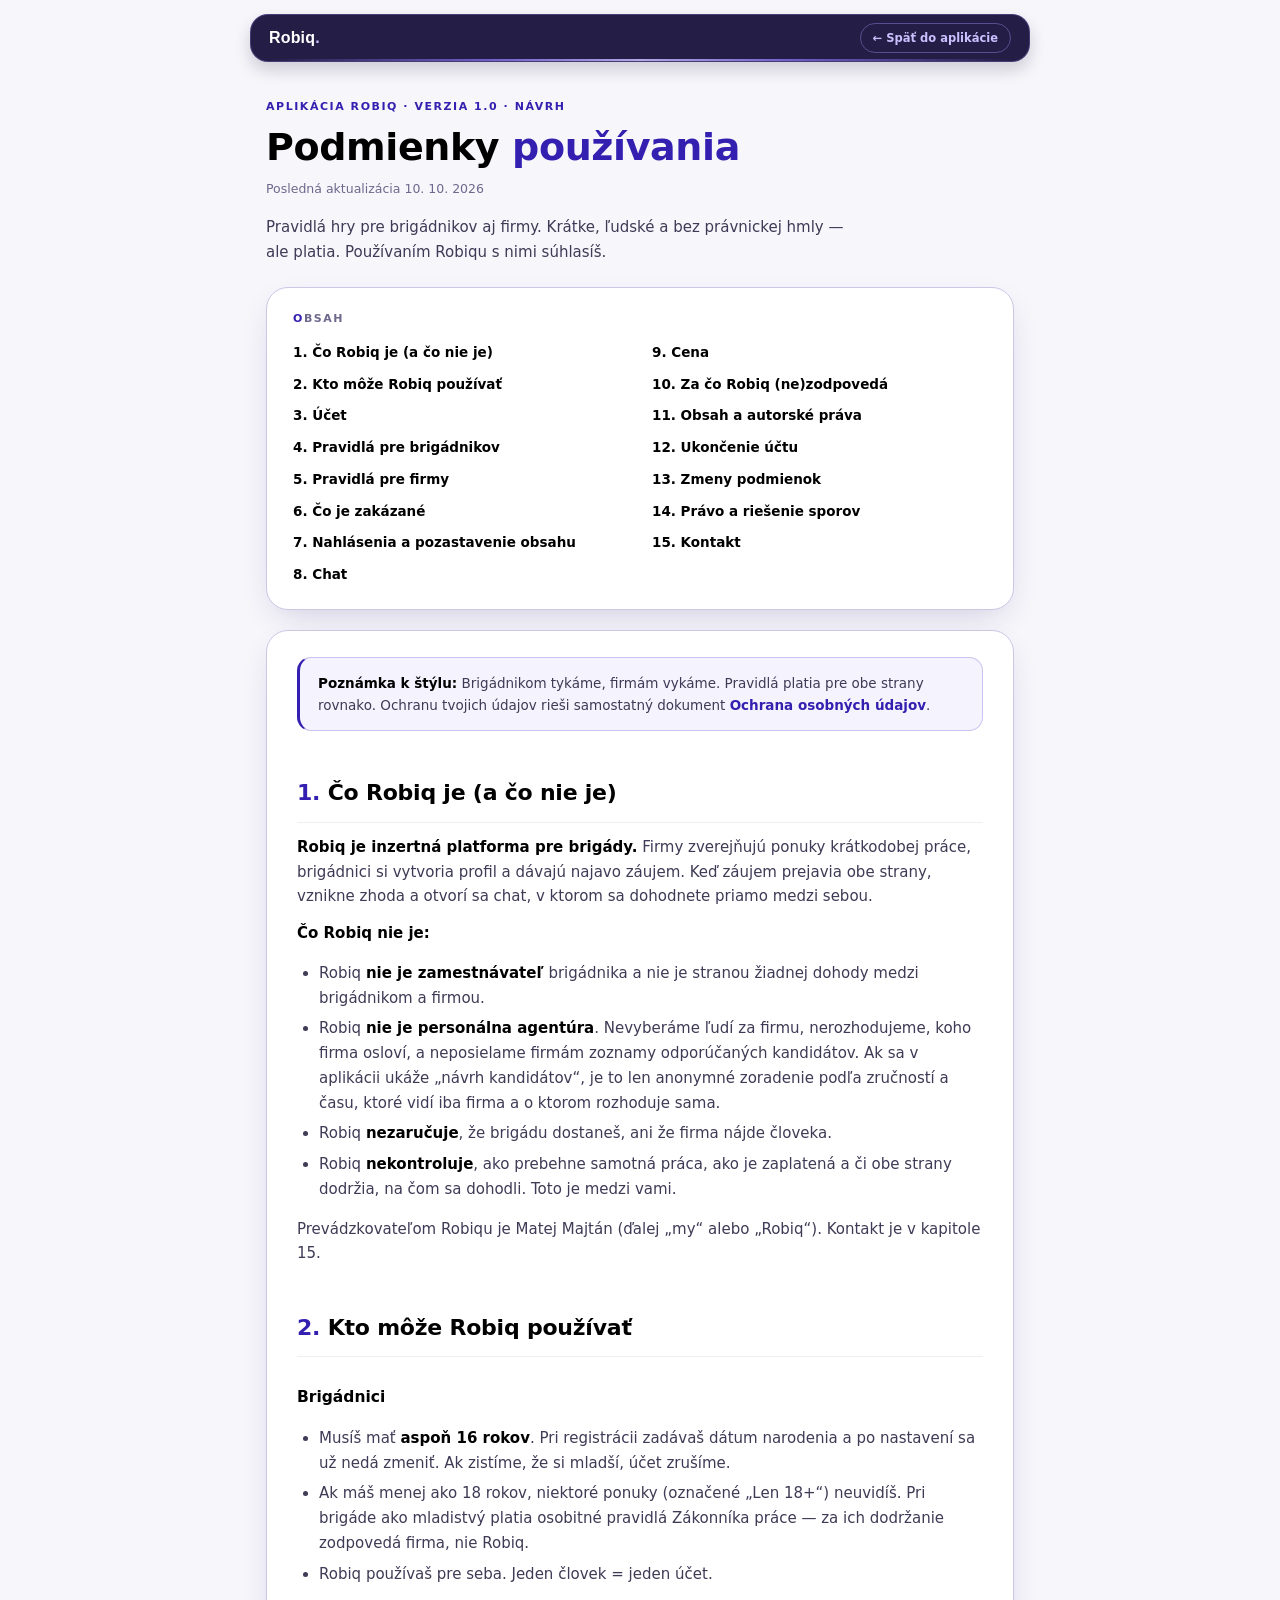
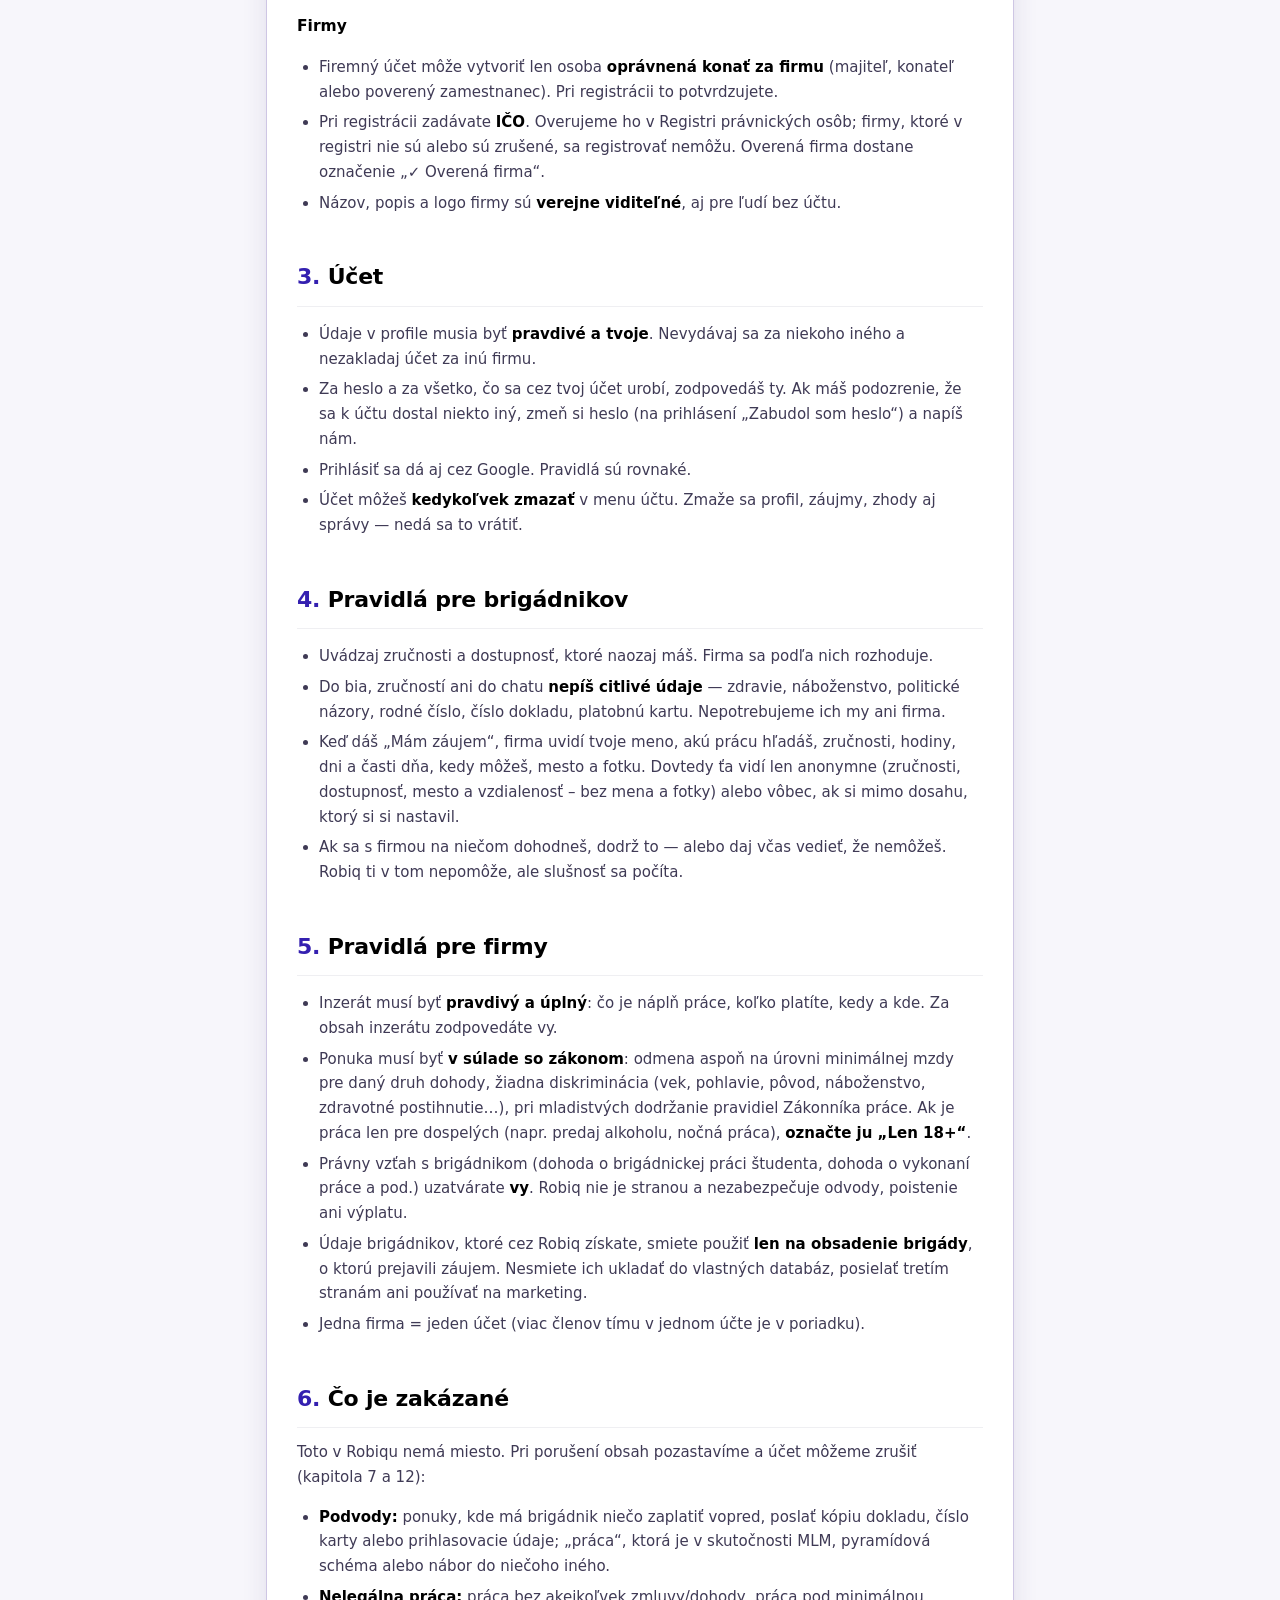
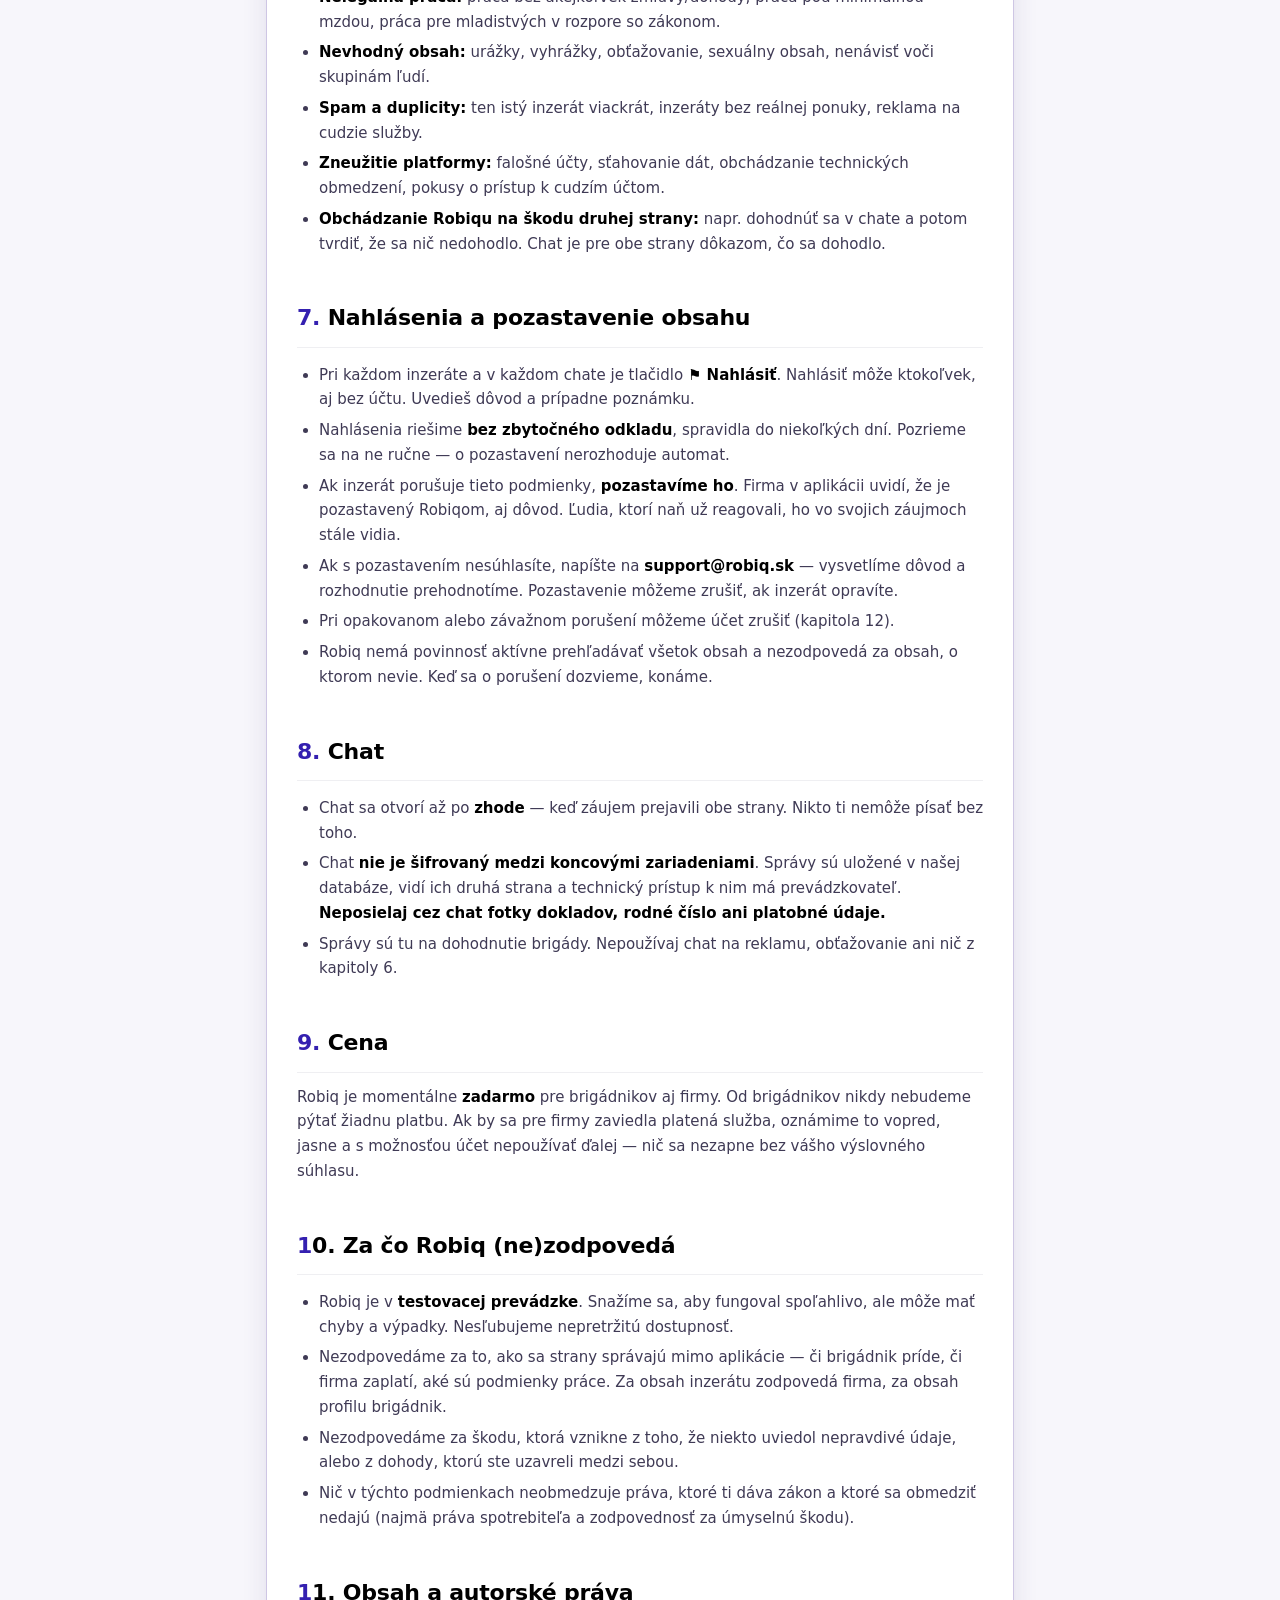
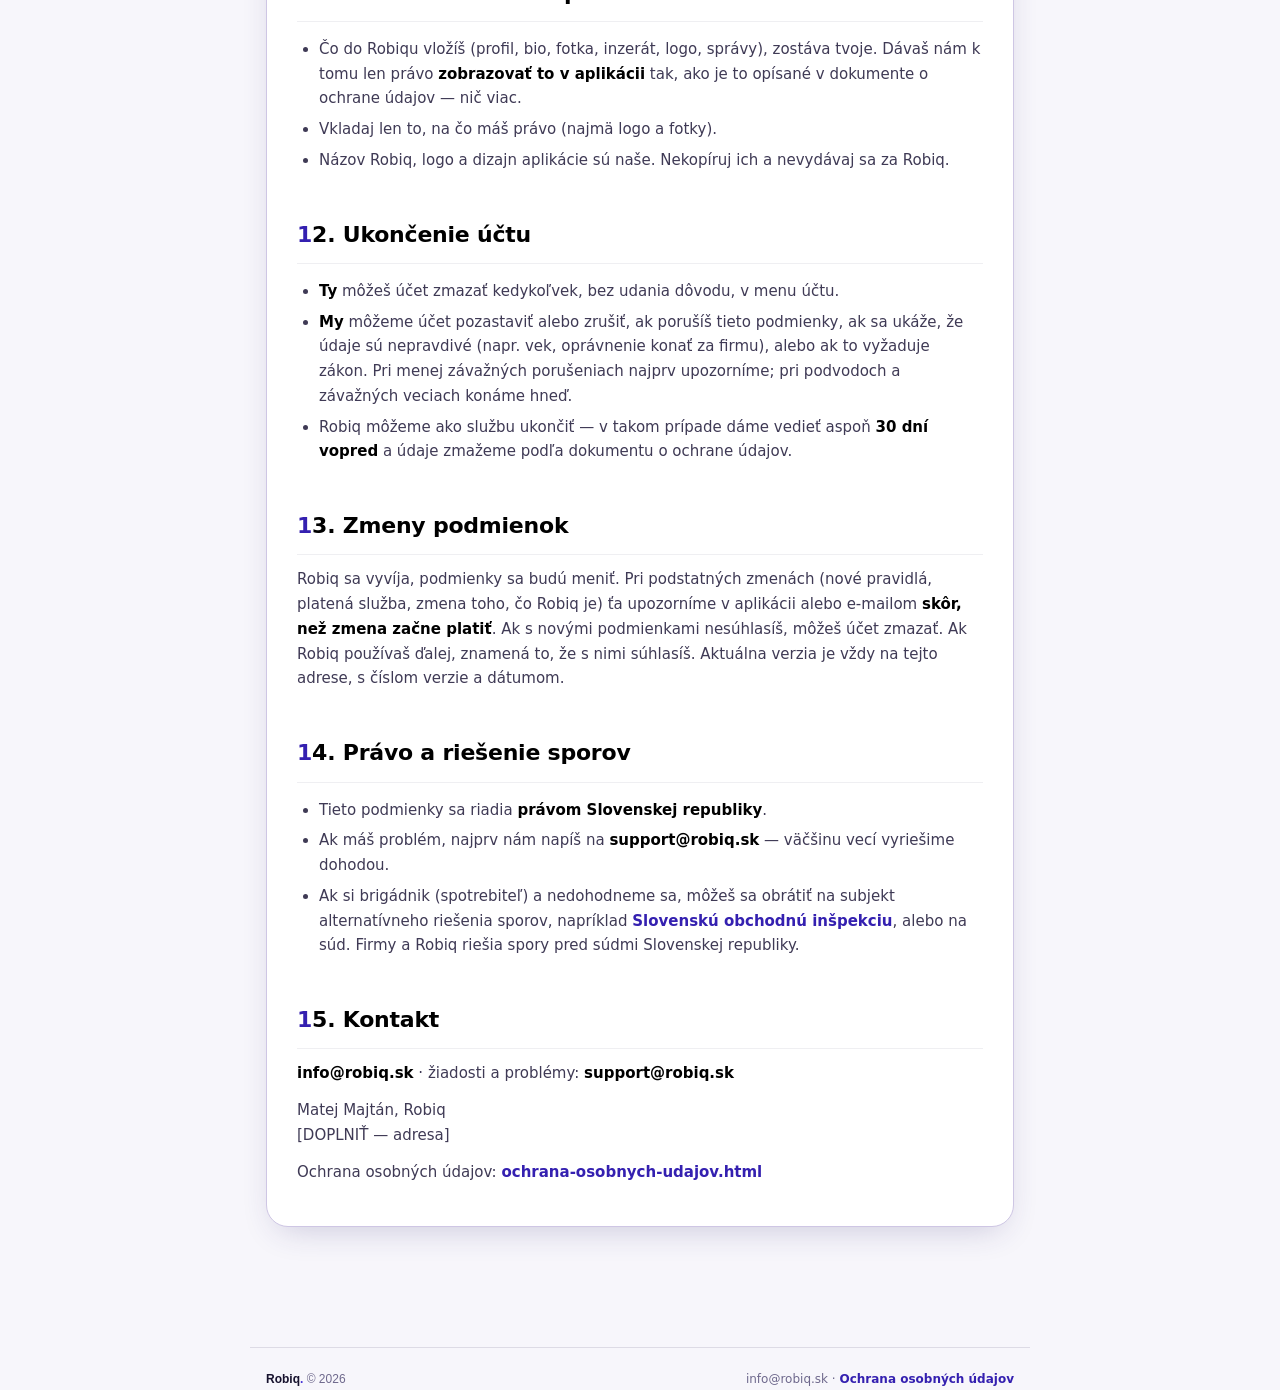
<file: robiq-app/podmienky.html>
<!DOCTYPE html>
<html lang="sk">
<head>
<meta charset="utf-8">
<meta name="viewport" content="width=device-width, initial-scale=1, viewport-fit=cover">
<title>Podmienky používania — Robiq</title>
<meta name="description" content="Pravidlá používania aplikácie Robiq pre brigádnikov a firmy: kto ju môže používať, čo je dovolené, ako riešime nahlásenia a čo Robiq je a nie je.">
<meta name="robots" content="index, follow">
<meta name="theme-color" content="#EEEBF7">
<link rel="icon" type="image/svg+xml" href="icons/favicon.svg?v=2">
<link rel="icon" type="image/png" sizes="64x64" href="icons/favicon.png?v=2">
<link rel="stylesheet" href="https://fonts.cdnfonts.com/css/open-sauce-one">
<link rel="stylesheet" href="https://fonts.cdnfonts.com/css/satoshi">
<style>
  /* Same look as ochrana-osobnych-udajov.html (Robiq design system). */
  * { box-sizing: border-box; }
  html { scroll-behavior: smooth; -webkit-text-size-adjust: 100%; background: #F7F6FB; }
  body { margin: 0; background: #F7F6FB; color: #000000; font-family: 'Satoshi', -apple-system, BlinkMacSystemFont, 'Segoe UI', system-ui, sans-serif; font-size: 15px; line-height: 1.65; font-weight: 500; -webkit-font-smoothing: antialiased; }
  ::selection { background: rgba(85,70,196,.45); }
  .bar-wrap { padding: calc(14px + env(safe-area-inset-top, 0px)) 16px 0; }
  .bar { position: relative; max-width: 780px; margin: 0 auto; height: 48px; display: flex; align-items: center; justify-content: space-between; padding: 0 18px; background: #241D45; border: 1px solid rgba(159,143,242,.28); border-radius: 18px; box-shadow: 0 8px 16px rgba(23,18,46,.18); }
  .bar .glow { position: absolute; left: 18px; right: 18px; bottom: 0; height: 2px; border-radius: 99px; opacity: .85; background: linear-gradient(90deg, rgba(124,108,224,0), #7C6CE0 30%, #CBC0FF 50%, #7C6CE0 70%, rgba(124,108,224,0)); }
  .logo { font-family: 'Open Sauce One', sans-serif; font-size: 16px; font-weight: 700; letter-spacing: .01em; color: #FFFFFF; text-decoration: none; }
  .logo b { color: #CBC0FF; }
  .back { color: #CBC0FF; border: 1px solid rgba(159,143,242,.42); border-radius: 99px; padding: 5px 12px; font-size: 11.5px; font-weight: 700; text-decoration: none; transition: background .2s, color .2s; }
  .back:hover { background: rgba(159,143,242,.14); color: #FFFFFF; }
  .wrap { max-width: 780px; margin: 0 auto; padding: 36px 16px 80px; }
  header.top { margin-bottom: 22px; }
  .eyebrow { font-size: 11px; letter-spacing: .14em; text-transform: uppercase; color: #3420B0; font-weight: 700; margin: 0 0 10px; }
  h1 { font-size: clamp(28px, 6vw, 38px); font-weight: 700; letter-spacing: -.01em; line-height: 1.12; margin: 0 0 10px; }
  h1 b { color: #3420B0; font-weight: 700; }
  .meta { color: #6E688C; font-size: 12.5px; margin: 0; }
  .lede { color: #3F3A55; font-size: 15px; margin: 16px 0 0; max-width: 62ch; }
  .card, nav.toc, blockquote { background: #FFFFFF; border: 1px solid #CEC6E4; border-radius: 22px; box-shadow: 0 12px 34px -12px rgba(48,36,110,.24); }
  nav.toc { padding: 22px 26px; margin: 0 0 20px; }
  nav.toc h2 { font-size: 11px; letter-spacing: .14em; text-transform: uppercase; color: #6E688C; margin: 0 0 12px; font-weight: 700; border: 0; padding: 0; }
  nav.toc ol { margin: 0; padding: 0; list-style: none; columns: 2; column-gap: 24px; }
  nav.toc li { margin: 0 0 7px; break-inside: avoid; }
  nav.toc a { color: #000000; text-decoration: none; font-size: 13.5px; font-weight: 700; }
  nav.toc a:hover { color: #3420B0; }
  @media (max-width: 560px) { nav.toc ol { columns: 1; } }
  main.card { padding: 6px 30px 30px; }
  @media (max-width: 560px) { main.card { padding: 4px 20px 24px; } nav.toc { padding: 18px 20px; } }
  h2 { font-size: 22px; font-weight: 700; letter-spacing: -.01em; margin: 44px 0 8px; padding-bottom: 10px; border-bottom: 1px solid rgba(36,27,69,.07); scroll-margin-top: 90px; }
  h2::first-letter { color: #3420B0; }
  h3 { font-size: 15.5px; font-weight: 700; margin: 28px 0 6px; color: #000000; scroll-margin-top: 90px; }
  p { margin: 12px 0; color: #3F3A55; }
  li { color: #3F3A55; margin: 6px 0; }
  strong { font-weight: 700; color: #000000; }
  a { color: #3420B0; font-weight: 700; text-decoration: none; }
  a:hover { color: #4733D7; }
  ul, ol { padding-left: 22px; }
  blockquote { margin: 20px 0; padding: 14px 18px; border-left: 3px solid #3420B0; border-radius: 14px; box-shadow: none; background: rgba(124,108,224,.08); border-color: rgba(124,108,224,.35); border-left-color: #3420B0; }
  blockquote p { margin: 0; font-size: 13.5px; color: #3F3A55; }
  footer.bot { max-width: 780px; margin: 40px auto 0; padding: 22px 16px 0; border-top: 1px solid rgba(36,27,69,.12); color: #6E688C; font-size: 12px; display: flex; gap: 16px; flex-wrap: wrap; justify-content: space-between; }
  footer.bot .brand { font-family: 'Open Sauce One', sans-serif; font-weight: 700; color: #17122E; }
  footer.bot .brand b { color: #4733D7; }
  @media print { body { background: #fff; } .bar-wrap, nav.toc, footer.bot { display: none; } .card, main.card { box-shadow: none; border: 0; padding: 0; } a { color: #000; } }
</style>
</head>
<body>
<div class="bar-wrap">
  <div class="bar"><span class="glow"></span>
    <a class="logo" href="./">Robiq<b>.</b></a>
    <a class="back" href="./">← Späť do aplikácie</a>
  </div>
</div>

<div class="wrap">
  <header class="top">
    <p class="eyebrow">Aplikácia Robiq · Verzia 1.0 · Návrh</p>
    <h1>Podmienky <b>používania</b></h1>
    <p class="meta">Posledná aktualizácia 10. 10. 2026</p>
    <p class="lede">Pravidlá hry pre brigádnikov aj firmy. Krátke, ľudské a bez právnickej hmly — ale platia. Používaním Robiqu s nimi súhlasíš.</p>
  </header>

  <nav class="toc" aria-label="Obsah">
    <h2>Obsah</h2>
    <ol>
      <li><a href="#sek-1">1. Čo Robiq je (a čo nie je)</a></li>
      <li><a href="#sek-2">2. Kto môže Robiq používať</a></li>
      <li><a href="#sek-3">3. Účet</a></li>
      <li><a href="#sek-4">4. Pravidlá pre brigádnikov</a></li>
      <li><a href="#sek-5">5. Pravidlá pre firmy</a></li>
      <li><a href="#sek-6">6. Čo je zakázané</a></li>
      <li><a href="#sek-7">7. Nahlásenia a pozastavenie obsahu</a></li>
      <li><a href="#sek-8">8. Chat</a></li>
      <li><a href="#sek-9">9. Cena</a></li>
      <li><a href="#sek-10">10. Za čo Robiq (ne)zodpovedá</a></li>
      <li><a href="#sek-11">11. Obsah a autorské práva</a></li>
      <li><a href="#sek-12">12. Ukončenie účtu</a></li>
      <li><a href="#sek-13">13. Zmeny podmienok</a></li>
      <li><a href="#sek-14">14. Právo a riešenie sporov</a></li>
      <li><a href="#sek-15">15. Kontakt</a></li>
    </ol>
  </nav>

<main class="card">
<blockquote>
<p><strong>Poznámka k štýlu:</strong> Brigádnikom tykáme, firmám vykáme. Pravidlá platia pre obe strany rovnako. Ochranu tvojich údajov rieši samostatný dokument <a href="ochrana-osobnych-udajov.html">Ochrana osobných údajov</a>.</p>
</blockquote>

<h2 id="sek-1">1. Čo Robiq je (a čo nie je)</h2>
<p><strong>Robiq je inzertná platforma pre brigády.</strong> Firmy zverejňujú ponuky krátkodobej práce, brigádnici si vytvoria profil a dávajú najavo záujem. Keď záujem prejavia obe strany, vznikne zhoda a otvorí sa chat, v ktorom sa dohodnete priamo medzi sebou.</p>
<p><strong>Čo Robiq nie je:</strong></p>
<ul>
<li>Robiq <strong>nie je zamestnávateľ</strong> brigádnika a nie je stranou žiadnej dohody medzi brigádnikom a firmou.</li>
<li>Robiq <strong>nie je personálna agentúra</strong>. Nevyberáme ľudí za firmu, nerozhodujeme, koho firma osloví, a neposielame firmám zoznamy odporúčaných kandidátov. Ak sa v aplikácii ukáže „návrh kandidátov“, je to len anonymné zoradenie podľa zručností a času, ktoré vidí iba firma a o ktorom rozhoduje sama.</li>
<li>Robiq <strong>nezaručuje</strong>, že brigádu dostaneš, ani že firma nájde človeka.</li>
<li>Robiq <strong>nekontroluje</strong>, ako prebehne samotná práca, ako je zaplatená a či obe strany dodržia, na čom sa dohodli. Toto je medzi vami.</li>
</ul>
<p>Prevádzkovateľom Robiqu je Matej Majtán (ďalej „my“ alebo „Robiq“). Kontakt je v kapitole 15.</p>

<h2 id="sek-2">2. Kto môže Robiq používať</h2>
<h3>Brigádnici</h3>
<ul>
<li>Musíš mať <strong>aspoň 16 rokov</strong>. Pri registrácii zadávaš dátum narodenia a po nastavení sa už nedá zmeniť. Ak zistíme, že si mladší, účet zrušíme.</li>
<li>Ak máš menej ako 18 rokov, niektoré ponuky (označené „Len 18+“) neuvidíš. Pri brigáde ako mladistvý platia osobitné pravidlá Zákonníka práce — za ich dodržanie zodpovedá firma, nie Robiq.</li>
<li>Robiq používaš pre seba. Jeden človek = jeden účet.</li>
</ul>
<h3>Firmy</h3>
<ul>
<li>Firemný účet môže vytvoriť len osoba <strong>oprávnená konať za firmu</strong> (majiteľ, konateľ alebo poverený zamestnanec). Pri registrácii to potvrdzujete.</li>
<li>Pri registrácii zadávate <strong>IČO</strong>. Overujeme ho v Registri právnických osôb; firmy, ktoré v registri nie sú alebo sú zrušené, sa registrovať nemôžu. Overená firma dostane označenie „✓ Overená firma“.</li>
<li>Názov, popis a logo firmy sú <strong>verejne viditeľné</strong>, aj pre ľudí bez účtu.</li>
</ul>

<h2 id="sek-3">3. Účet</h2>
<ul>
<li>Údaje v profile musia byť <strong>pravdivé a tvoje</strong>. Nevydávaj sa za niekoho iného a nezakladaj účet za inú firmu.</li>
<li>Za heslo a za všetko, čo sa cez tvoj účet urobí, zodpovedáš ty. Ak máš podozrenie, že sa k účtu dostal niekto iný, zmeň si heslo (na prihlásení „Zabudol som heslo“) a napíš nám.</li>
<li>Prihlásiť sa dá aj cez Google. Pravidlá sú rovnaké.</li>
<li>Účet môžeš <strong>kedykoľvek zmazať</strong> v menu účtu. Zmaže sa profil, záujmy, zhody aj správy — nedá sa to vrátiť.</li>
</ul>

<h2 id="sek-4">4. Pravidlá pre brigádnikov</h2>
<ul>
<li>Uvádzaj zručnosti a dostupnosť, ktoré naozaj máš. Firma sa podľa nich rozhoduje.</li>
<li>Do bia, zručností ani do chatu <strong>nepíš citlivé údaje</strong> — zdravie, náboženstvo, politické názory, rodné číslo, číslo dokladu, platobnú kartu. Nepotrebujeme ich my ani firma.</li>
<li>Keď dáš „Mám záujem“, firma uvidí tvoje meno, akú prácu hľadáš, zručnosti, hodiny, dni a časti dňa, kedy môžeš, mesto a fotku. Dovtedy ťa vidí len anonymne (zručnosti, dostupnosť, mesto a vzdialenosť – bez mena a fotky) alebo vôbec, ak si mimo dosahu, ktorý si si nastavil.</li>
<li>Ak sa s firmou na niečom dohodneš, dodrž to — alebo daj včas vedieť, že nemôžeš. Robiq ti v tom nepomôže, ale slušnosť sa počíta.</li>
</ul>

<h2 id="sek-5">5. Pravidlá pre firmy</h2>
<ul>
<li>Inzerát musí byť <strong>pravdivý a úplný</strong>: čo je náplň práce, koľko platíte, kedy a kde. Za obsah inzerátu zodpovedáte vy.</li>
<li>Ponuka musí byť <strong>v súlade so zákonom</strong>: odmena aspoň na úrovni minimálnej mzdy pre daný druh dohody, žiadna diskriminácia (vek, pohlavie, pôvod, náboženstvo, zdravotné postihnutie…), pri mladistvých dodržanie pravidiel Zákonníka práce. Ak je práca len pre dospelých (napr. predaj alkoholu, nočná práca), <strong>označte ju „Len 18+“</strong>.</li>
<li>Právny vzťah s brigádnikom (dohoda o brigádnickej práci študenta, dohoda o vykonaní práce a pod.) uzatvárate <strong>vy</strong>. Robiq nie je stranou a nezabezpečuje odvody, poistenie ani výplatu.</li>
<li>Údaje brigádnikov, ktoré cez Robiq získate, smiete použiť <strong>len na obsadenie brigády</strong>, o ktorú prejavili záujem. Nesmiete ich ukladať do vlastných databáz, posielať tretím stranám ani používať na marketing.</li>
<li>Jedna firma = jeden účet (viac členov tímu v jednom účte je v poriadku).</li>
</ul>

<h2 id="sek-6">6. Čo je zakázané</h2>
<p>Toto v Robiqu nemá miesto. Pri porušení obsah pozastavíme a účet môžeme zrušiť (kapitola 7 a 12):</p>
<ul>
<li><strong>Podvody:</strong> ponuky, kde má brigádnik niečo zaplatiť vopred, poslať kópiu dokladu, číslo karty alebo prihlasovacie údaje; „práca“, ktorá je v skutočnosti MLM, pyramídová schéma alebo nábor do niečoho iného.</li>
<li><strong>Nelegálna práca:</strong> práca bez akejkoľvek zmluvy/dohody, práca pod minimálnou mzdou, práca pre mladistvých v rozpore so zákonom.</li>
<li><strong>Nevhodný obsah:</strong> urážky, vyhrážky, obťažovanie, sexuálny obsah, nenávisť voči skupinám ľudí.</li>
<li><strong>Spam a duplicity:</strong> ten istý inzerát viackrát, inzeráty bez reálnej ponuky, reklama na cudzie služby.</li>
<li><strong>Zneužitie platformy:</strong> falošné účty, sťahovanie dát, obchádzanie technických obmedzení, pokusy o prístup k cudzím účtom.</li>
<li><strong>Obchádzanie Robiqu na škodu druhej strany:</strong> napr. dohodnúť sa v chate a potom tvrdiť, že sa nič nedohodlo. Chat je pre obe strany dôkazom, čo sa dohodlo.</li>
</ul>

<h2 id="sek-7">7. Nahlásenia a pozastavenie obsahu</h2>
<ul>
<li>Pri každom inzeráte a v každom chate je tlačidlo <strong>⚑ Nahlásiť</strong>. Nahlásiť môže ktokoľvek, aj bez účtu. Uvedieš dôvod a prípadne poznámku.</li>
<li>Nahlásenia riešime <strong>bez zbytočného odkladu</strong>, spravidla do niekoľkých dní. Pozrieme sa na ne ručne — o pozastavení nerozhoduje automat.</li>
<li>Ak inzerát porušuje tieto podmienky, <strong>pozastavíme ho</strong>. Firma v aplikácii uvidí, že je pozastavený Robiqom, aj dôvod. Ľudia, ktorí naň už reagovali, ho vo svojich záujmoch stále vidia.</li>
<li>Ak s pozastavením nesúhlasíte, napíšte na <strong>support@robiq.sk</strong> — vysvetlíme dôvod a rozhodnutie prehodnotíme. Pozastavenie môžeme zrušiť, ak inzerát opravíte.</li>
<li>Pri opakovanom alebo závažnom porušení môžeme účet zrušiť (kapitola 12).</li>
<li>Robiq nemá povinnosť aktívne prehľadávať všetok obsah a nezodpovedá za obsah, o ktorom nevie. Keď sa o porušení dozvieme, konáme.</li>
</ul>

<h2 id="sek-8">8. Chat</h2>
<ul>
<li>Chat sa otvorí až po <strong>zhode</strong> — keď záujem prejavili obe strany. Nikto ti nemôže písať bez toho.</li>
<li>Chat <strong>nie je šifrovaný medzi koncovými zariadeniami</strong>. Správy sú uložené v našej databáze, vidí ich druhá strana a technický prístup k nim má prevádzkovateľ. <strong>Neposielaj cez chat fotky dokladov, rodné číslo ani platobné údaje.</strong></li>
<li>Správy sú tu na dohodnutie brigády. Nepoužívaj chat na reklamu, obťažovanie ani nič z kapitoly 6.</li>
</ul>

<h2 id="sek-9">9. Cena</h2>
<p>Robiq je momentálne <strong>zadarmo</strong> pre brigádnikov aj firmy. Od brigádnikov nikdy nebudeme pýtať žiadnu platbu. Ak by sa pre firmy zaviedla platená služba, oznámime to vopred, jasne a s možnosťou účet nepoužívať ďalej — nič sa nezapne bez vášho výslovného súhlasu.</p>

<h2 id="sek-10">10. Za čo Robiq (ne)zodpovedá</h2>
<ul>
<li>Robiq je v <strong>testovacej prevádzke</strong>. Snažíme sa, aby fungoval spoľahlivo, ale môže mať chyby a výpadky. Nesľubujeme nepretržitú dostupnosť.</li>
<li>Nezodpovedáme za to, ako sa strany správajú mimo aplikácie — či brigádnik príde, či firma zaplatí, aké sú podmienky práce. Za obsah inzerátu zodpovedá firma, za obsah profilu brigádnik.</li>
<li>Nezodpovedáme za škodu, ktorá vznikne z toho, že niekto uviedol nepravdivé údaje, alebo z dohody, ktorú ste uzavreli medzi sebou.</li>
<li>Nič v týchto podmienkach neobmedzuje práva, ktoré ti dáva zákon a ktoré sa obmedziť nedajú (najmä práva spotrebiteľa a zodpovednosť za úmyselnú škodu).</li>
</ul>

<h2 id="sek-11">11. Obsah a autorské práva</h2>
<ul>
<li>Čo do Robiqu vložíš (profil, bio, fotka, inzerát, logo, správy), zostáva tvoje. Dávaš nám k tomu len právo <strong>zobrazovať to v aplikácii</strong> tak, ako je to opísané v dokumente o ochrane údajov — nič viac.</li>
<li>Vkladaj len to, na čo máš právo (najmä logo a fotky).</li>
<li>Názov Robiq, logo a dizajn aplikácie sú naše. Nekopíruj ich a nevydávaj sa za Robiq.</li>
</ul>

<h2 id="sek-12">12. Ukončenie účtu</h2>
<ul>
<li><strong>Ty</strong> môžeš účet zmazať kedykoľvek, bez udania dôvodu, v menu účtu.</li>
<li><strong>My</strong> môžeme účet pozastaviť alebo zrušiť, ak porušíš tieto podmienky, ak sa ukáže, že údaje sú nepravdivé (napr. vek, oprávnenie konať za firmu), alebo ak to vyžaduje zákon. Pri menej závažných porušeniach najprv upozorníme; pri podvodoch a závažných veciach konáme hneď.</li>
<li>Robiq môžeme ako službu ukončiť — v takom prípade dáme vedieť aspoň <strong>30 dní vopred</strong> a údaje zmažeme podľa dokumentu o ochrane údajov.</li>
</ul>

<h2 id="sek-13">13. Zmeny podmienok</h2>
<p>Robiq sa vyvíja, podmienky sa budú meniť. Pri podstatných zmenách (nové pravidlá, platená služba, zmena toho, čo Robiq je) ťa upozorníme v aplikácii alebo e-mailom <strong>skôr, než zmena začne platiť</strong>. Ak s novými podmienkami nesúhlasíš, môžeš účet zmazať. Ak Robiq používaš ďalej, znamená to, že s nimi súhlasíš. Aktuálna verzia je vždy na tejto adrese, s číslom verzie a dátumom.</p>

<h2 id="sek-14">14. Právo a riešenie sporov</h2>
<ul>
<li>Tieto podmienky sa riadia <strong>právom Slovenskej republiky</strong>.</li>
<li>Ak máš problém, najprv nám napíš na <strong>support@robiq.sk</strong> — väčšinu vecí vyriešime dohodou.</li>
<li>Ak si brigádnik (spotrebiteľ) a nedohodneme sa, môžeš sa obrátiť na subjekt alternatívneho riešenia sporov, napríklad <a href="https://www.soi.sk" rel="noopener" target="_blank">Slovenskú obchodnú inšpekciu</a>, alebo na súd. Firmy a Robiq riešia spory pred súdmi Slovenskej republiky.</li>
</ul>

<h2 id="sek-15">15. Kontakt</h2>
<p><strong>info@robiq.sk</strong> · žiadosti a problémy: <strong>support@robiq.sk</strong></p>
<p>Matej Majtán, Robiq<br>[DOPLNIŤ — adresa]</p>
<p>Ochrana osobných údajov: <a href="ochrana-osobnych-udajov.html">ochrana-osobnych-udajov.html</a></p>
</main>
</div>

<footer class="bot">
  <span class="brand">Robiq<b>.</b> <span style="font-family:'Satoshi',sans-serif;font-weight:400;color:#6E688C">© 2026</span></span>
  <span>info@robiq.sk · <a href="ochrana-osobnych-udajov.html">Ochrana osobných údajov</a></span>
</footer>
</body>
</html>
</file>
